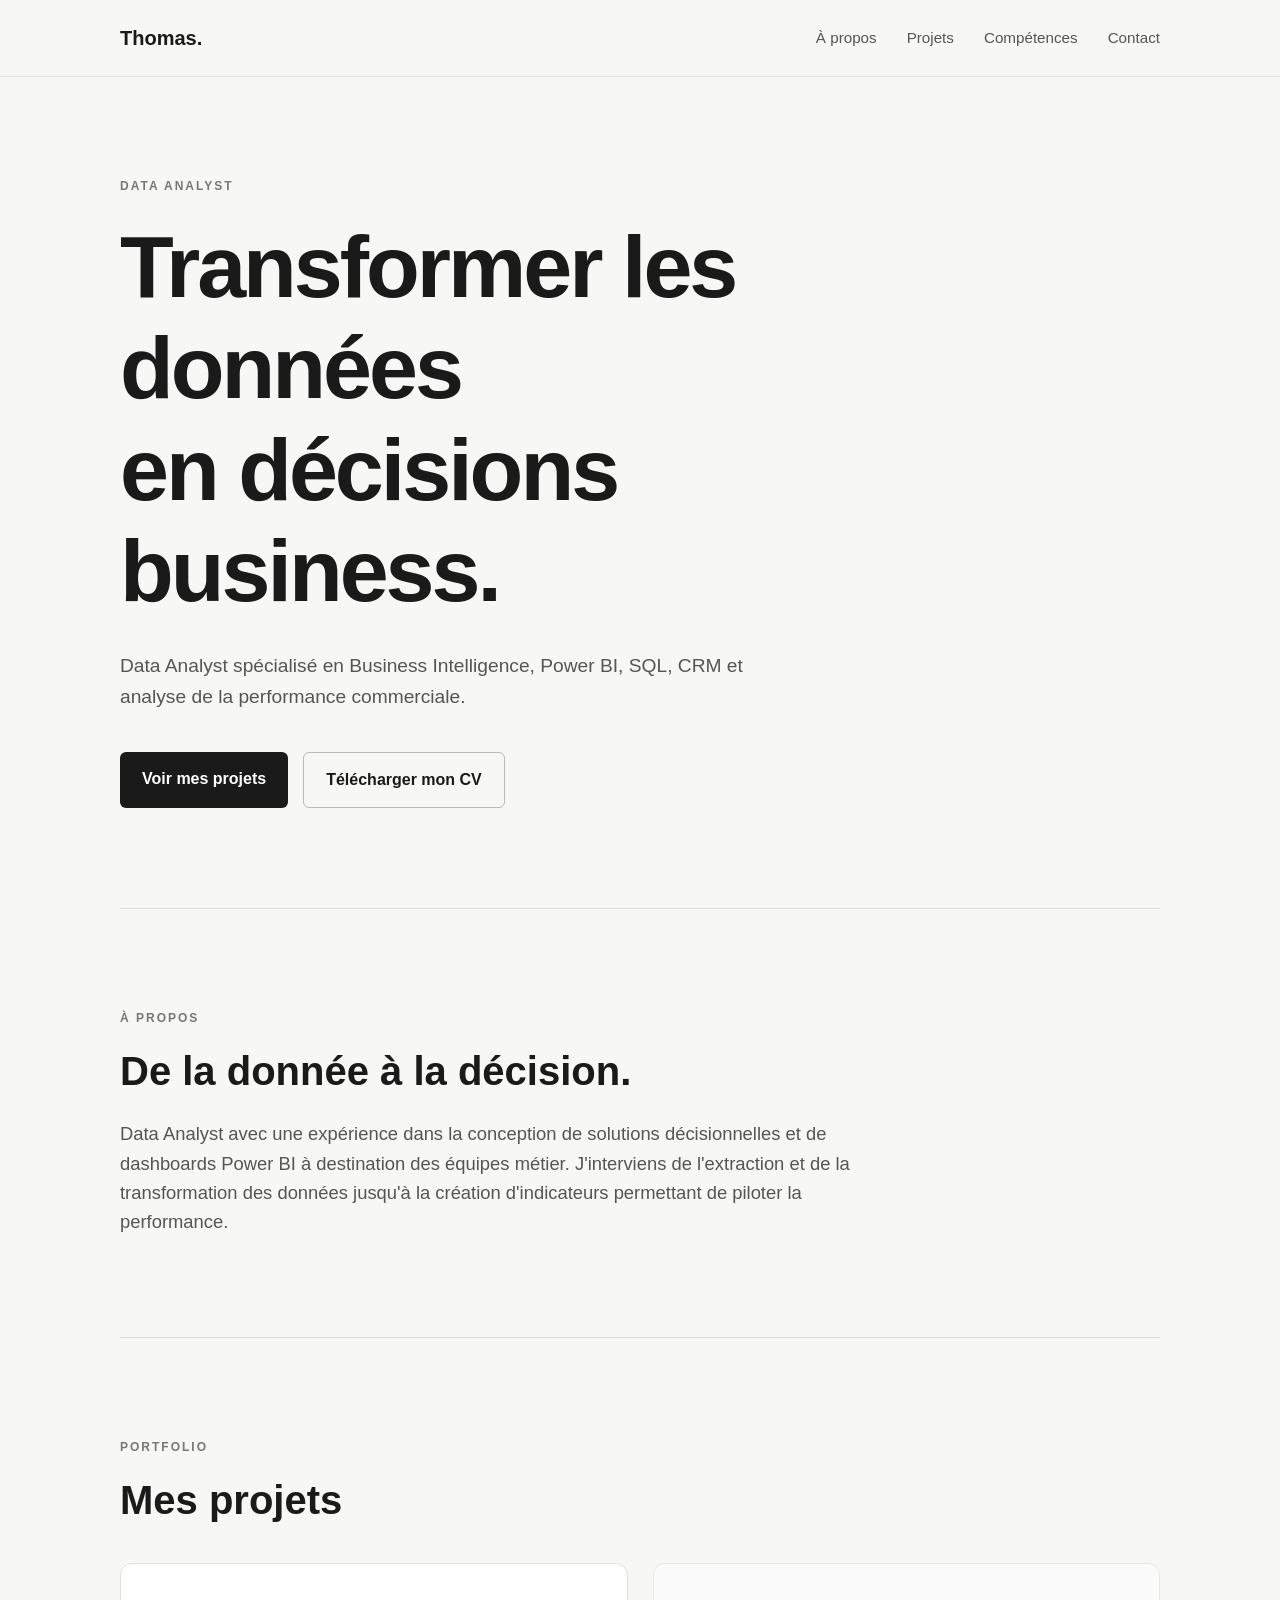
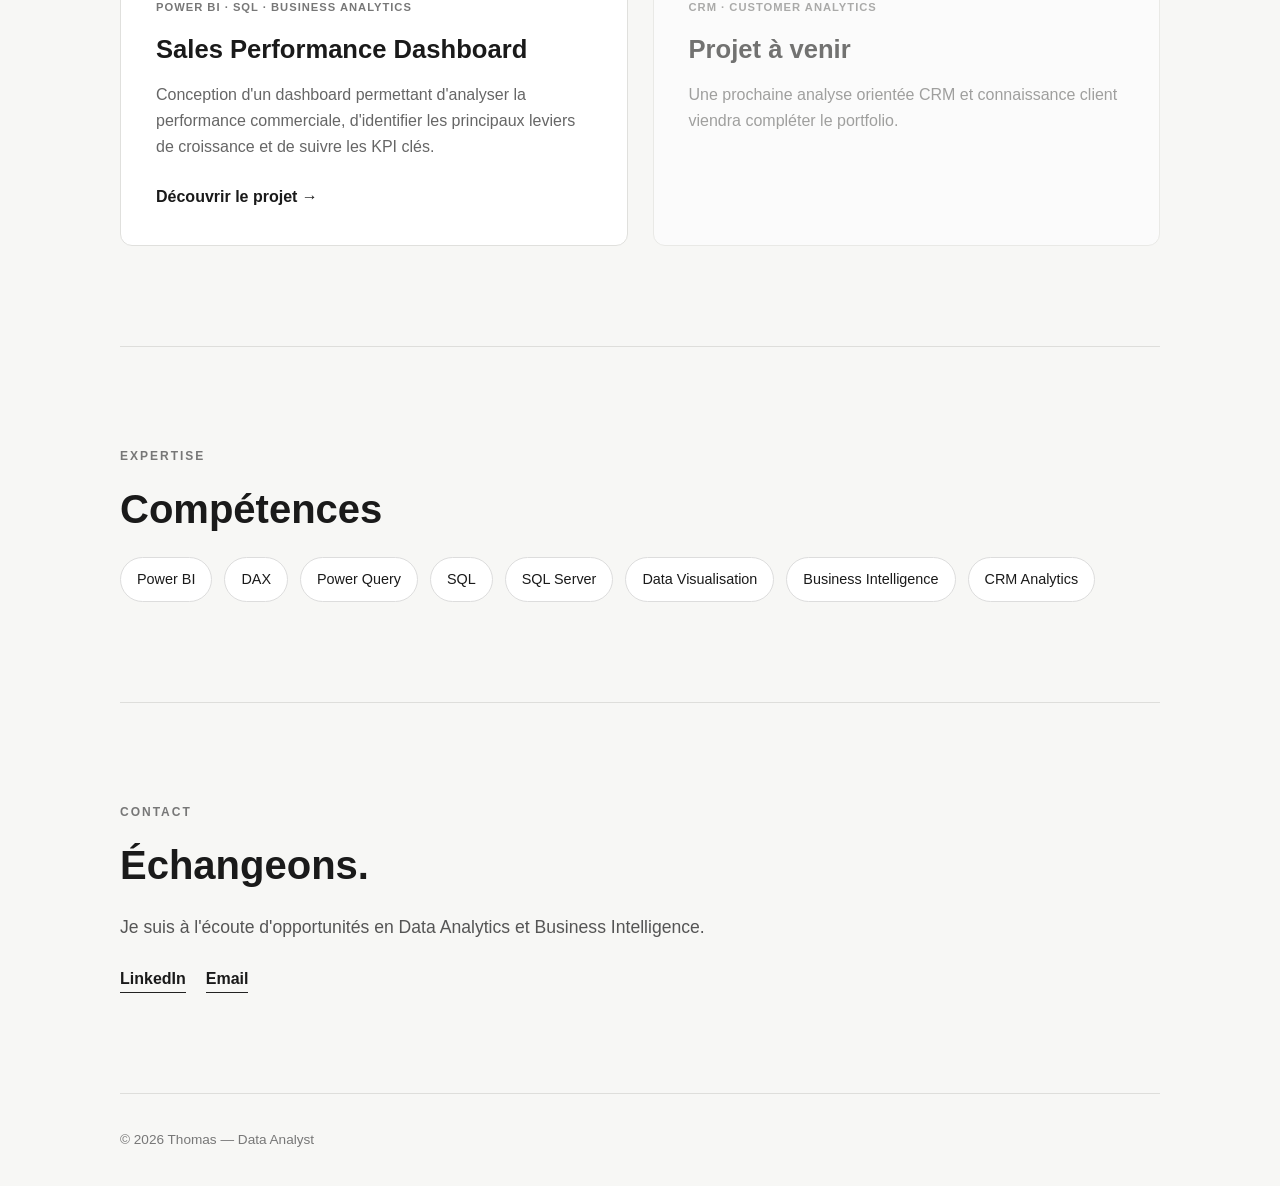
<file: Index.html>
<!DOCTYPE html>
<html lang="fr">
<head>
    <meta charset="UTF-8">
    <meta name="viewport" content="width=device-width, initial-scale=1.0">
    <title>Thomas | Data Analyst</title>
    <meta name="description" content="Portfolio de Thomas, Data Analyst spécialisé en Business Intelligence, Power BI, SQL, CRM et performance commerciale.">

    <link rel="stylesheet" href="style.css">
</head>

<body>

    <!-- Navigation -->
    <header>
        <nav>
            <a href="#accueil" class="logo">Thomas.</a>

            <div class="nav-links">
                <a href="#apropos">À propos</a>
                <a href="#projets">Projets</a>
                <a href="#competences">Compétences</a>
                <a href="#contact">Contact</a>
            </div>
        </nav>
    </header>

    <main>

        <!-- Accueil -->
        <section id="accueil" class="hero">
            <p class="eyebrow">DATA ANALYST</p>

            <h1>
                Transformer les données<br>
                en décisions business.
            </h1>

            <p class="hero-description">
                Data Analyst spécialisé en Business Intelligence,
                Power BI, SQL, CRM et analyse de la performance commerciale.
            </p>

            <div class="hero-buttons">
                <a href="#projets" class="button primary">
                    Voir mes projets
                </a>

                <a href="cv.pdf" class="button secondary" target="_blank">
                    Télécharger mon CV
                </a>
            </div>
        </section>


        <!-- À propos -->
        <section id="apropos">
            <p class="section-label">À PROPOS</p>

            <h2>De la donnée à la décision.</h2>

            <p>
                Data Analyst avec une expérience dans la conception de solutions
                décisionnelles et de dashboards Power BI à destination des équipes métier.
                J'interviens de l'extraction et de la transformation des données jusqu'à
                la création d'indicateurs permettant de piloter la performance.
            </p>
        </section>


        <!-- Projets -->
        <section id="projets">
            <p class="section-label">PORTFOLIO</p>

            <h2>Mes projets</h2>

            <div class="projects-grid">

                <article class="project-card">
                    <p class="project-type">POWER BI · SQL · BUSINESS ANALYTICS</p>

                    <h3>Sales Performance Dashboard</h3>

                    <p>
                        Conception d'un dashboard permettant d'analyser la performance
                        commerciale, d'identifier les principaux leviers de croissance
                        et de suivre les KPI clés.
                    </p>

                    <a href="#" class="project-link">
                        Découvrir le projet →
                    </a>
                </article>

                <article class="project-card upcoming">
                    <p class="project-type">CRM · CUSTOMER ANALYTICS</p>

                    <h3>Projet à venir</h3>

                    <p>
                        Une prochaine analyse orientée CRM et connaissance client
                        viendra compléter le portfolio.
                    </p>
                </article>

            </div>
        </section>


        <!-- Compétences -->
        <section id="competences">
            <p class="section-label">EXPERTISE</p>

            <h2>Compétences</h2>

            <div class="skills">
                <span>Power BI</span>
                <span>DAX</span>
                <span>Power Query</span>
                <span>SQL</span>
                <span>SQL Server</span>
                <span>Data Visualisation</span>
                <span>Business Intelligence</span>
                <span>CRM Analytics</span>
            </div>
        </section>


        <!-- Contact -->
        <section id="contact">
            <p class="section-label">CONTACT</p>

            <h2>Échangeons.</h2>

            <p>
                Je suis à l'écoute d'opportunités en Data Analytics
                et Business Intelligence.
            </p>

            <div class="contact-links">
                <a href="#">LinkedIn</a>
                <a href="mailto:votre-email@example.com">Email</a>
            </div>
        </section>

    </main>


    <footer>
        <p>© 2026 Thomas — Data Analyst</p>
    </footer>

</body>
</html>
</file>
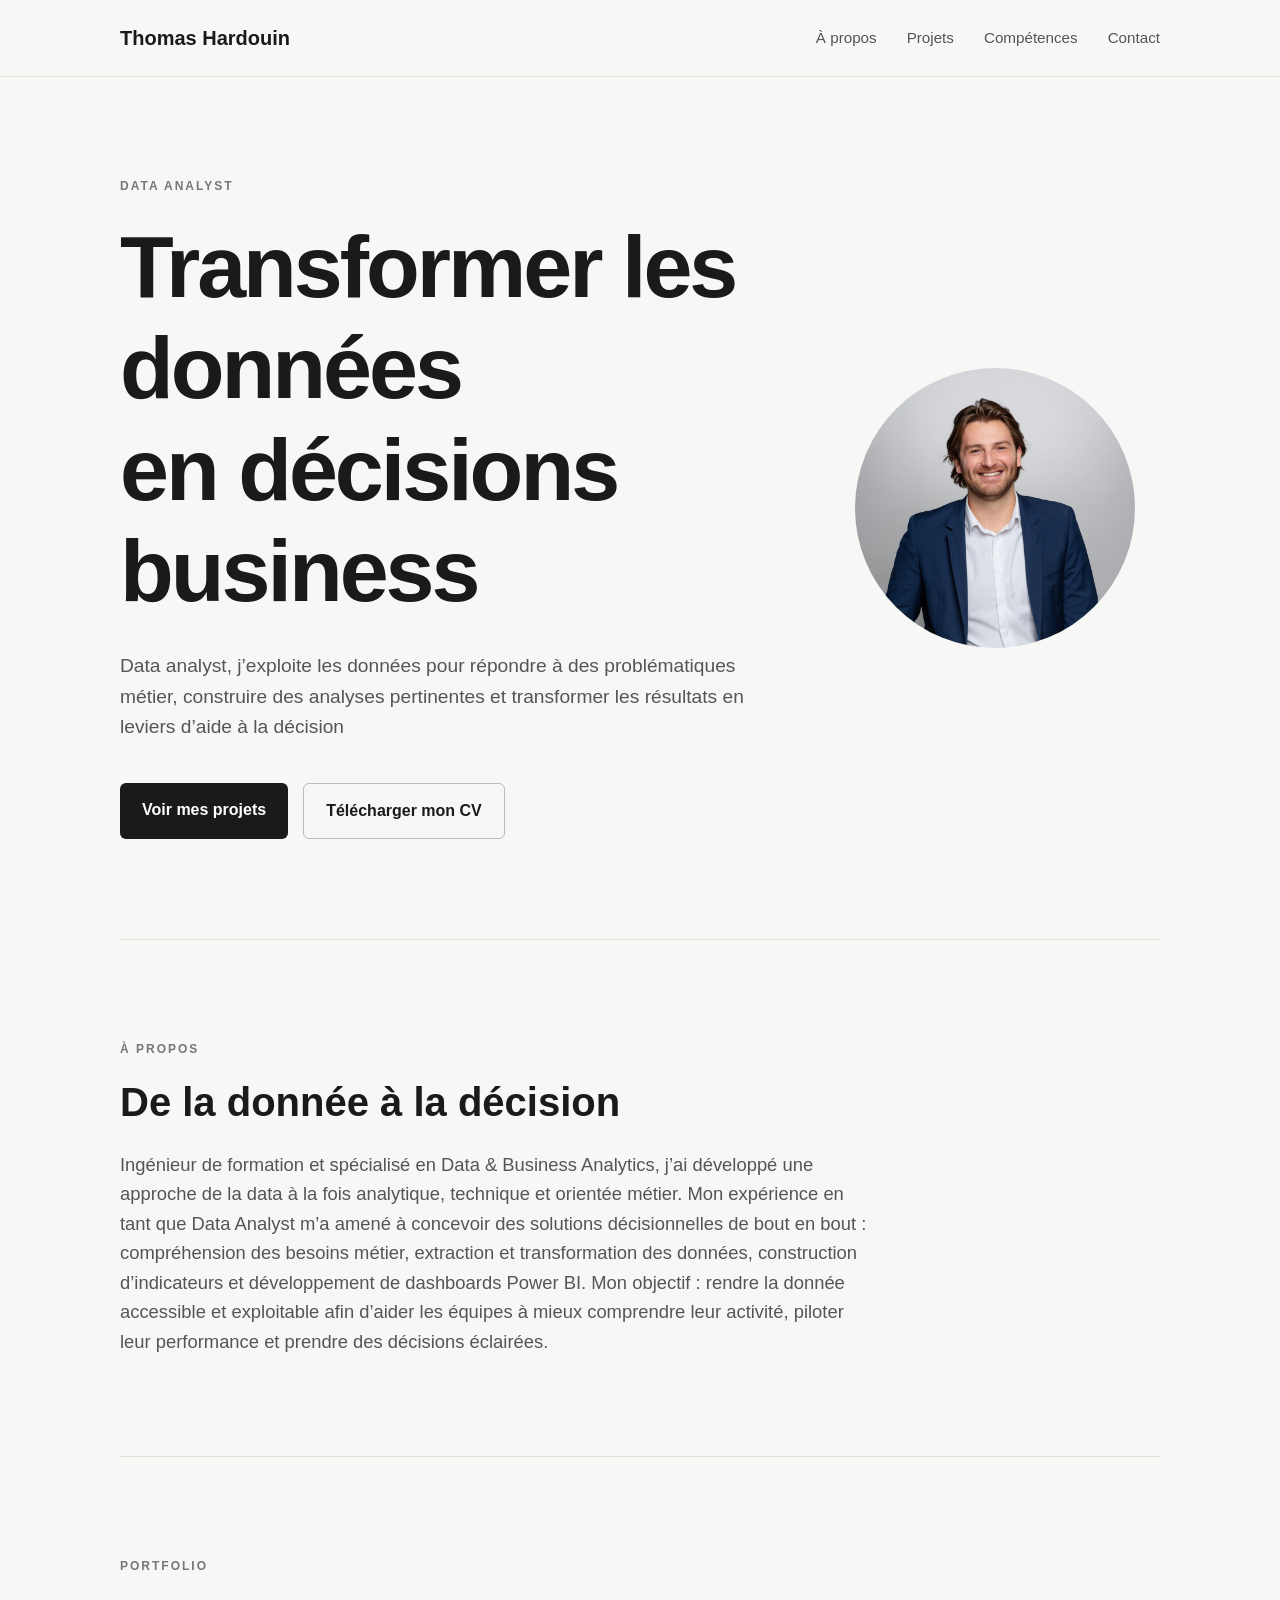
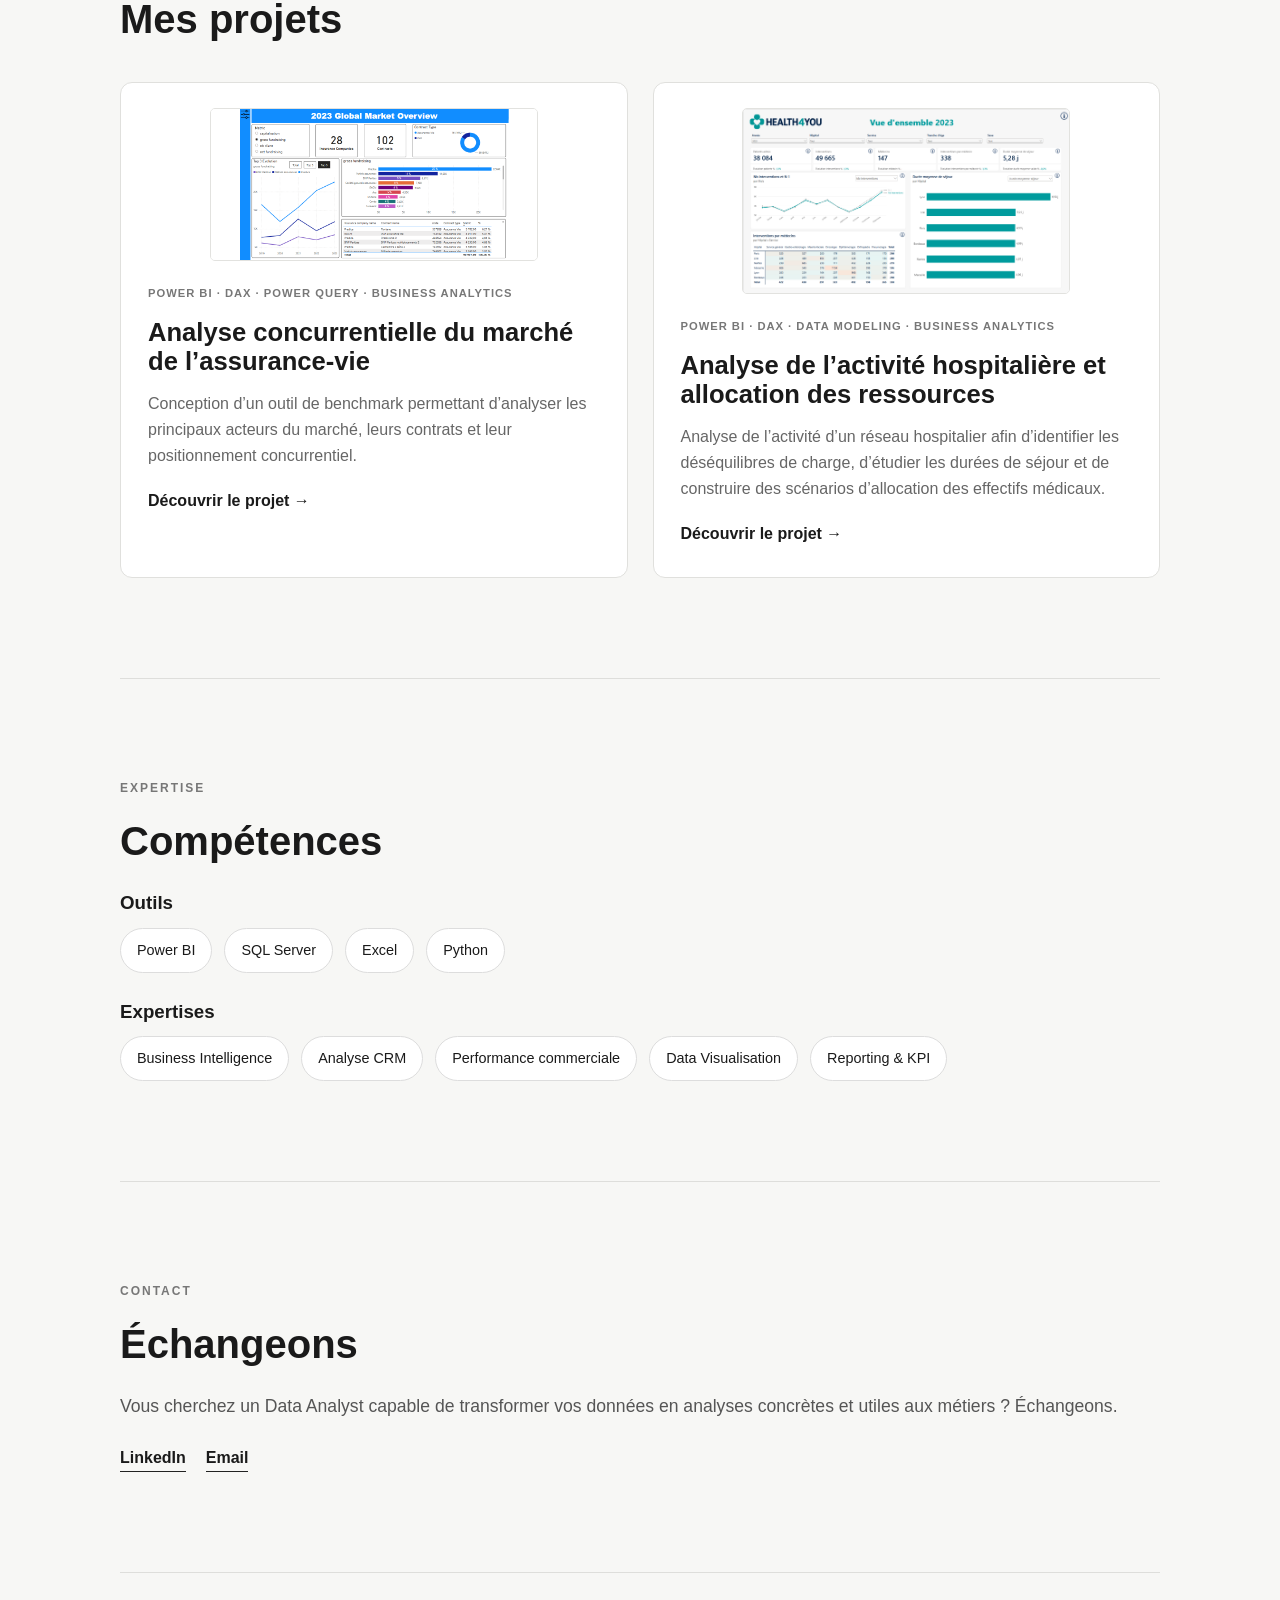
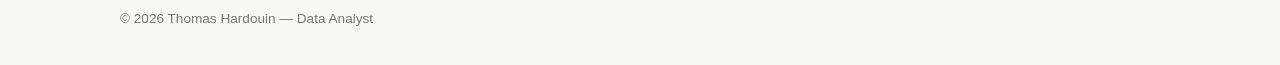
<file: index.html>
<!DOCTYPE html>
<html lang="fr">

<head>
    <meta charset="UTF-8">
    <meta name="viewport" content="width=device-width, initial-scale=1.0">

    <title>Thomas Hardouin | Data Analyst</title>

    <meta name="description"
          content="Portfolio de Thomas Hardouin, Data Analyst spécialisé en Business Intelligence, Power BI, SQL, CRM et performance commerciale.">

    <link rel="stylesheet" href="style.css">
</head>

<body>

    <!-- Navigation -->
    <header>
        <nav>
            <a href="#accueil" class="logo">Thomas Hardouin</a>

            <div class="nav-links">
                <a href="#apropos">À propos</a>
                <a href="#projets">Projets</a>
                <a href="#competences">Compétences</a>
                <a href="#contact">Contact</a>
            </div>
        </nav>
    </header>


    <main>

        <!-- Accueil -->
        <section id="accueil" class="hero">

            <p class="eyebrow">DATA ANALYST</p>

            <h1>
                Transformer les données<br>
                en décisions business
            </h1>

            <p class="hero-description">
                Data analyst, j’exploite les données pour répondre à des problématiques métier,
                construire des analyses pertinentes et transformer les résultats en leviers d’aide à la décision
            </p>

            <div class="hero-buttons">

                <a href="#projets" class="button primary">
                    Voir mes projets
                </a>

                <a href="cv.pdf" class="button secondary" download>
                    Télécharger mon CV
                </a>

            </div>

            <div class="hero-photo">
                <img
                    src="photo-thomas.jpg"
                    alt="Thomas Hardouin - Data Analyst"
                >
            </div>

        </section>


        <!-- À propos -->
        <section id="apropos">

            <p class="section-label">À PROPOS</p>

            <h2>De la donnée à la décision</h2>

            <p>
                Ingénieur de formation et spécialisé en Data & Business Analytics,
                j’ai développé une approche de la data à la fois analytique,
                technique et orientée métier.
                Mon expérience en tant que Data Analyst m’a amené à concevoir
                des solutions décisionnelles de bout en bout : compréhension
                des besoins métier, extraction et transformation des données,
                construction d’indicateurs et développement de dashboards Power BI.
                Mon objectif : rendre la donnée accessible et exploitable afin
                d’aider les équipes à mieux comprendre leur activité,
                piloter leur performance et prendre des décisions éclairées.
            </p>

        </section>


        <!-- Projets -->
        <section id="projets">

            <p class="section-label">PORTFOLIO</p>

            <h2>Mes projets</h2>

            <div class="projects-grid">


                <!-- Projet Assurance Vie -->
                <article class="project-card project-card-featured">

                    <a href="assurance-vie.html" class="project-card-link">

                        <!-- Aperçu du dashboard -->
                        <div class="project-preview">

                            <img
                                src="global-market-overview.png"
                                alt="Aperçu du dashboard Power BI d'analyse du marché de l'assurance-vie"
                            >

                        </div>


                        <!-- Contenu -->
                        <div class="project-card-content">

                            <p class="project-type">
                                POWER BI · DAX · POWER QUERY · BUSINESS ANALYTICS
                            </p>

                            <h3>
                                Analyse concurrentielle du marché de l’assurance-vie
                            </h3>

                            <p>
                                Conception d’un outil de benchmark permettant
                                d’analyser les principaux acteurs du marché,
                                leurs contrats et leur positionnement concurrentiel.
                            </p>

                            <span class="project-link">
                                Découvrir le projet →
                            </span>

                        </div>

                    </a>

                </article>


                <!-- Projet Health4you -->
                <article class="project-card project-card-featured">
                
                    <a href="health4you.html" class="project-card-link">
                
                        <!-- Aperçu du projet -->
                        <div class="project-preview">
                
                            <img
                                src="health4you-overview.png"
                                alt="Aperçu du dashboard Power BI Health4you"
                            >
                
                        </div>
                
                        <!-- Contenu -->
                        <div class="project-card-content">
                
                            <p class="project-type">
                                POWER BI · DAX · DATA MODELING · BUSINESS ANALYTICS
                            </p>
                
                            <h3>
                                Analyse de l’activité hospitalière et allocation des ressources
                            </h3>
                
                            <p>
                                Analyse de l’activité d’un réseau hospitalier afin
                                d’identifier les déséquilibres de charge, d’étudier
                                les durées de séjour et de construire des scénarios
                                d’allocation des effectifs médicaux.
                            </p>
                
                            <span class="project-link">
                                Découvrir le projet →
                            </span>
                
                        </div>
                
                    </a>
                
                </article>


            </div>

        </section>


        <!-- Compétences -->
        <section id="competences">

            <p class="section-label">EXPERTISE</p>

            <h2>Compétences</h2>


            <h3>Outils</h3>

            <div class="skills">
                <span>Power BI</span>
                <span>SQL Server</span>
                <span>Excel</span>
                <span>Python</span>
            </div>


            <h3>Expertises</h3>

            <div class="skills">
                <span>Business Intelligence</span>
                <span>Analyse CRM</span>
                <span>Performance commerciale</span>
                <span>Data Visualisation</span>
                <span>Reporting & KPI</span>
            </div>

        </section>


        <!-- Contact -->
        <section id="contact">

            <p class="section-label">CONTACT</p>

            <h2>Échangeons</h2>

            <p>
                Vous cherchez un Data Analyst capable de transformer vos données
                en analyses concrètes et utiles aux métiers ? Échangeons.
            </p>


            <div class="contact-links">

                <a
                    href="https://www.linkedin.com/in/thardouin/"
                    target="_blank"
                    rel="noopener noreferrer"
                >
                    LinkedIn
                </a>

                <a href="mailto:thomas.hardouin@outlook.com">
                    Email
                </a>

            </div>

        </section>

    </main>


    <footer>
        <p>© 2026 Thomas Hardouin — Data Analyst</p>
    </footer>

</body>

</html>
</file>
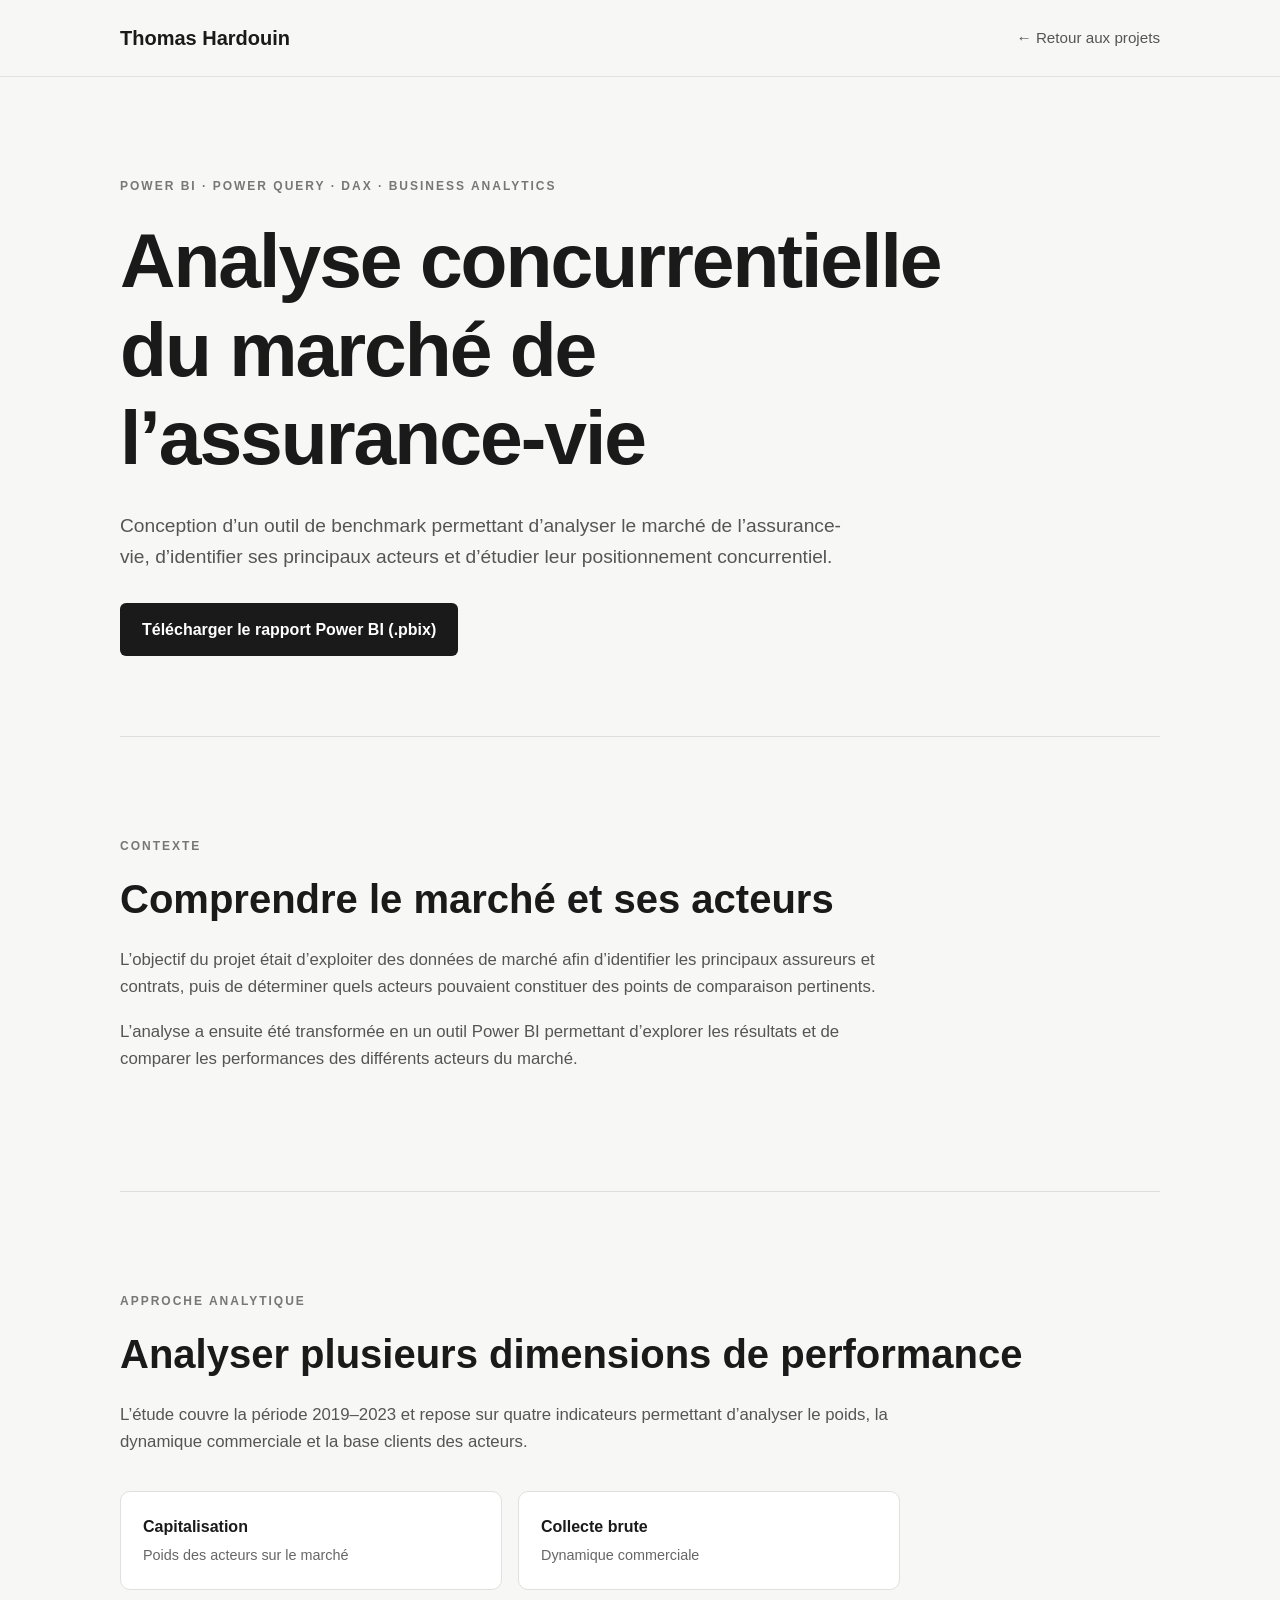
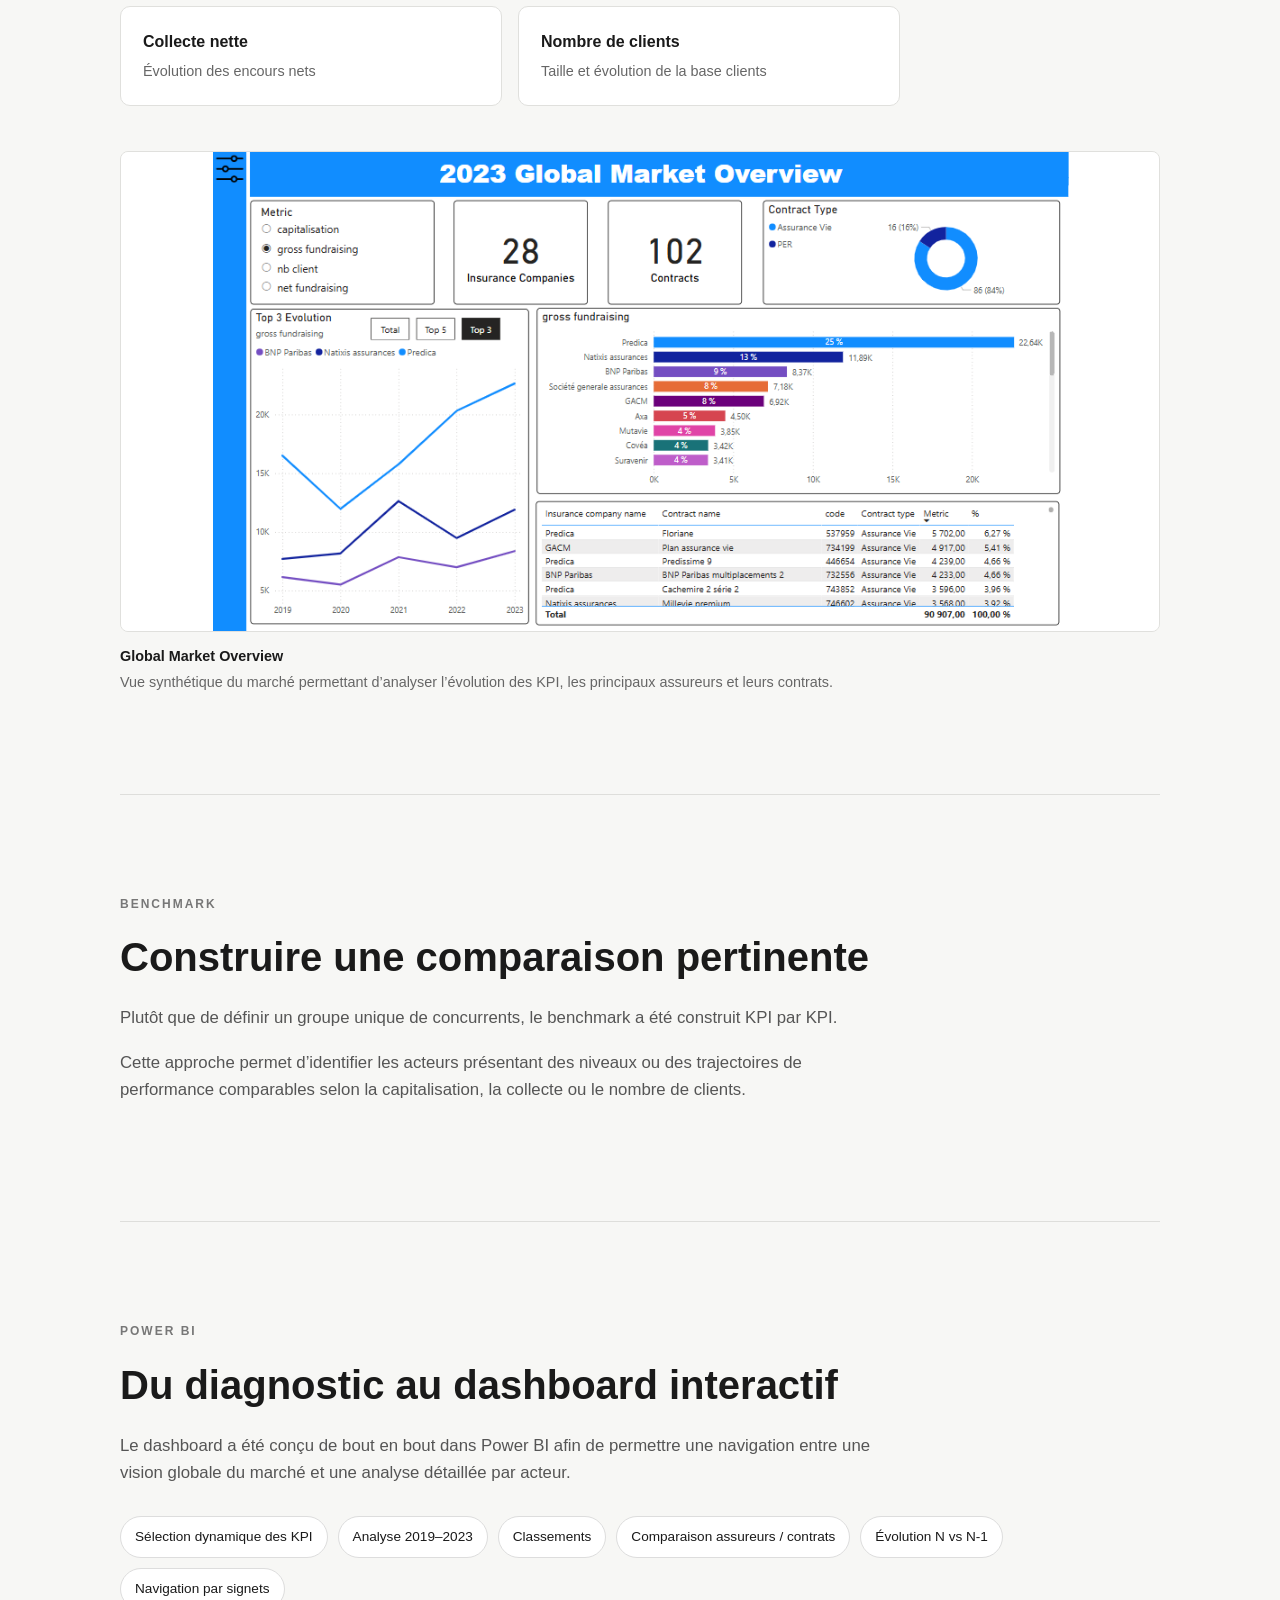
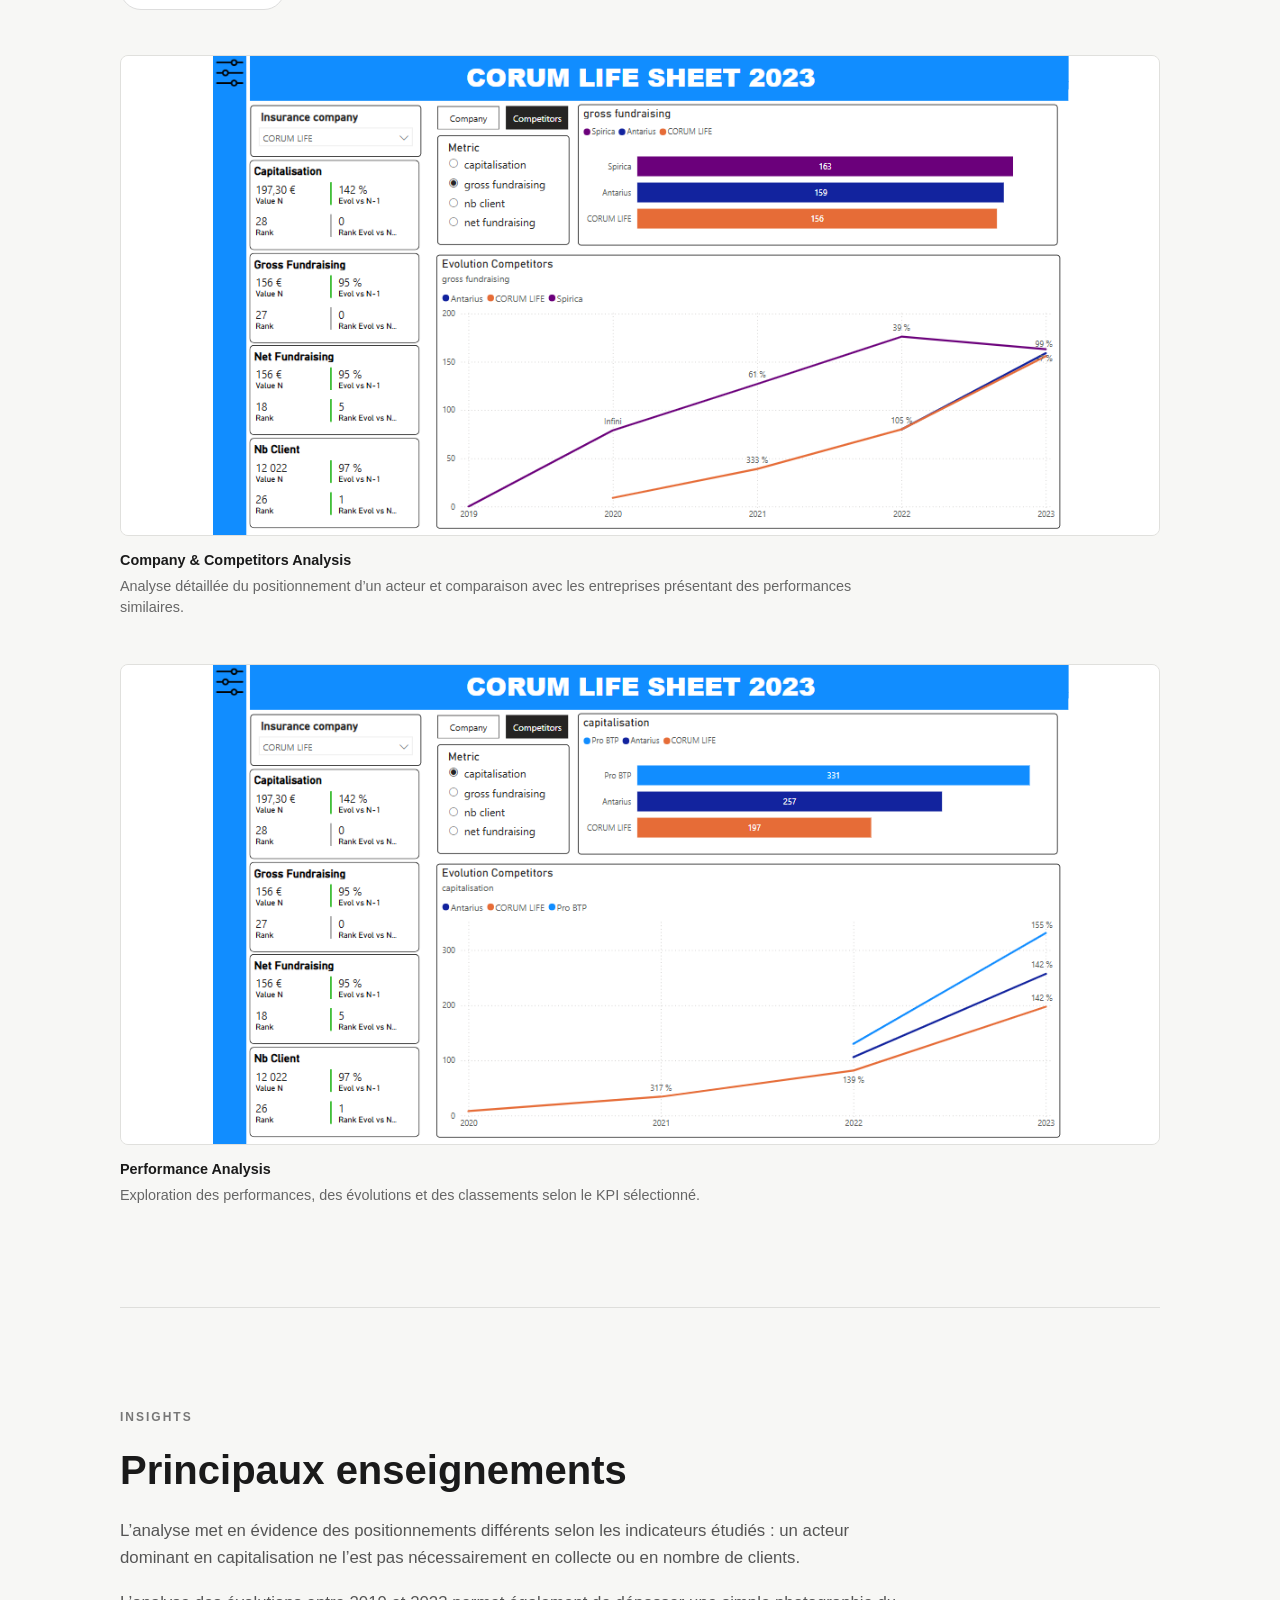
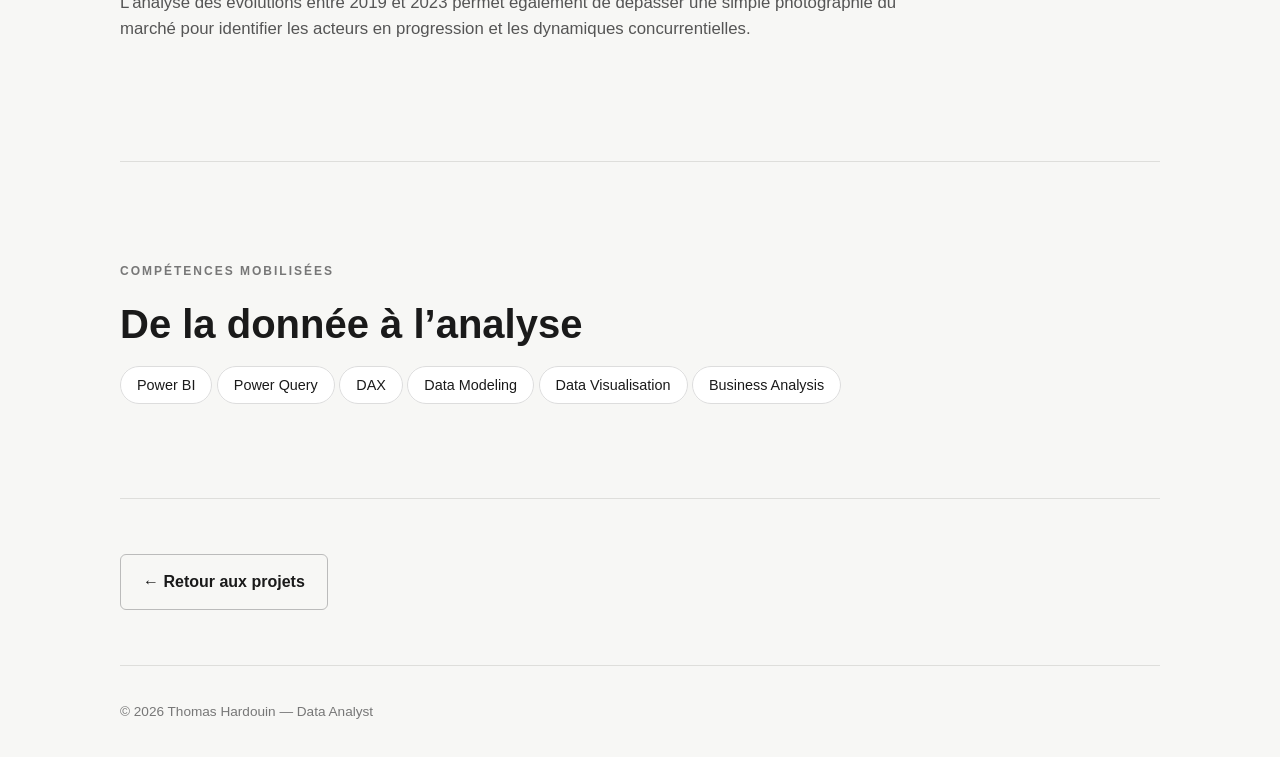
<file: assurance-vie.html>
<!DOCTYPE html>
<html lang="fr">

<head>
    <meta charset="UTF-8">
    <meta name="viewport" content="width=device-width, initial-scale=1.0">

    <title>Analyse concurrentielle Assurance Vie | Thomas Hardouin</title>

    <meta name="description"
          content="Projet Power BI d'analyse concurrentielle du marché de l'assurance-vie réalisé par Thomas Hardouin.">

    <link rel="stylesheet" href="style.css">
</head>

<body>

    <!-- Navigation -->
    <header>
        <nav>
            <a href="index.html" class="logo">Thomas Hardouin</a>

            <div class="nav-links">
                <a href="index.html#projets">← Retour aux projets</a>
            </div>
        </nav>
    </header>


    <main class="project-page">

        <!-- Présentation -->
        <section class="project-hero">

            <p class="section-label">
                POWER BI · POWER QUERY · DAX · BUSINESS ANALYTICS
            </p>

            <h1>
                Analyse concurrentielle du marché de l’assurance-vie
            </h1>

            <p class="project-intro">
                Conception d’un outil de benchmark permettant d’analyser
                le marché de l’assurance-vie, d’identifier ses principaux
                acteurs et d’étudier leur positionnement concurrentiel.
            </p>

            <!-- Téléchargement Power BI -->
            <div class="project-download">
                <a href="Benchmark_Marche_AssuranceVie.pbix"
                   class="button primary"
                   download>
                    Télécharger le rapport Power BI (.pbix)
                </a>
            </div>

        </section>


        <!-- Contexte -->
        <section class="project-section">

            <p class="section-label">CONTEXTE</p>

            <h2>Comprendre le marché et ses acteurs</h2>

            <p>
                L’objectif du projet était d’exploiter des données de marché
                afin d’identifier les principaux assureurs et contrats,
                puis de déterminer quels acteurs pouvaient constituer
                des points de comparaison pertinents.
            </p>

            <p>
                L’analyse a ensuite été transformée en un outil Power BI
                permettant d’explorer les résultats et de comparer
                les performances des différents acteurs du marché.
            </p>

        </section>


        <!-- Approche -->
        <section class="project-section">

            <p class="section-label">APPROCHE ANALYTIQUE</p>

            <h2>Analyser plusieurs dimensions de performance</h2>

            <p>
                L’étude couvre la période 2019–2023 et repose sur quatre
                indicateurs permettant d’analyser le poids, la dynamique
                commerciale et la base clients des acteurs.
            </p>

            <div class="project-kpis">

                <div>
                    <strong>Capitalisation</strong>
                    <span>Poids des acteurs sur le marché</span>
                </div>

                <div>
                    <strong>Collecte brute</strong>
                    <span>Dynamique commerciale</span>
                </div>

                <div>
                    <strong>Collecte nette</strong>
                    <span>Évolution des encours nets</span>
                </div>

                <div>
                    <strong>Nombre de clients</strong>
                    <span>Taille et évolution de la base clients</span>
                </div>

            </div>


            <!-- Capture Global Market Overview -->
            <figure class="dashboard-showcase">

                <a href="global-market-overview.png"
                   target="_blank"
                   rel="noopener noreferrer"
                   class="dashboard-image-link">

                    <img
                        src="global-market-overview.png"
                        alt="Dashboard Power BI - Global Market Overview"
                        class="dashboard-image"
                    >

                </a>

                <figcaption>
                    <strong>Global Market Overview</strong>
                    Vue synthétique du marché permettant d’analyser
                    l’évolution des KPI, les principaux assureurs
                    et leurs contrats.
                </figcaption>

            </figure>

        </section>


        <!-- Benchmark -->
        <section class="project-section">

            <p class="section-label">BENCHMARK</p>

            <h2>Construire une comparaison pertinente</h2>

            <p>
                Plutôt que de définir un groupe unique de concurrents,
                le benchmark a été construit KPI par KPI.
            </p>

            <p>
                Cette approche permet d’identifier les acteurs présentant
                des niveaux ou des trajectoires de performance comparables
                selon la capitalisation, la collecte ou le nombre de clients.
            </p>

        </section>


        <!-- Dashboard -->
        <section class="project-section">

            <p class="section-label">POWER BI</p>

            <h2>Du diagnostic au dashboard interactif</h2>

            <p>
                Le dashboard a été conçu de bout en bout dans Power BI
                afin de permettre une navigation entre une vision globale
                du marché et une analyse détaillée par acteur.
            </p>

            <div class="dashboard-features">
                <span>Sélection dynamique des KPI</span>
                <span>Analyse 2019–2023</span>
                <span>Classements</span>
                <span>Comparaison assureurs / contrats</span>
                <span>Évolution N vs N-1</span>
                <span>Navigation par signets</span>
            </div>


            <!-- Capture Benchmark -->
            <figure class="dashboard-showcase">

                <a href="corum-life-benchmark.png"
                   target="_blank"
                   rel="noopener noreferrer"
                   class="dashboard-image-link">

                    <img
                        src="corum-life-benchmark.png"
                        alt="Dashboard Power BI - Benchmark concurrentiel"
                        class="dashboard-image"
                    >

                </a>

                <figcaption>
                    <strong>Company & Competitors Analysis</strong>
                    Analyse détaillée du positionnement d’un acteur
                    et comparaison avec les entreprises présentant
                    des performances similaires.
                </figcaption>

            </figure>


            <!-- Capture Performance -->
            <figure class="dashboard-showcase">

                <a href="corum-life-performance.png"
                   target="_blank"
                   rel="noopener noreferrer"
                   class="dashboard-image-link">

                    <img
                        src="corum-life-performance.png"
                        alt="Dashboard Power BI - Analyse des performances"
                        class="dashboard-image"
                    >

                </a>

                <figcaption>
                    <strong>Performance Analysis</strong>
                    Exploration des performances, des évolutions
                    et des classements selon le KPI sélectionné.
                </figcaption>

            </figure>

        </section>


        <!-- Enseignements -->
        <section class="project-section">

            <p class="section-label">INSIGHTS</p>

            <h2>Principaux enseignements</h2>

            <p>
                L’analyse met en évidence des positionnements différents
                selon les indicateurs étudiés : un acteur dominant en
                capitalisation ne l’est pas nécessairement en collecte
                ou en nombre de clients.
            </p>

            <p>
                L’analyse des évolutions entre 2019 et 2023 permet également
                de dépasser une simple photographie du marché pour identifier
                les acteurs en progression et les dynamiques concurrentielles.
            </p>

        </section>


        <!-- Compétences -->
        <section class="project-section">

            <p class="section-label">COMPÉTENCES MOBILISÉES</p>

            <h2>De la donnée à l’analyse</h2>

            <div class="skills">
                <span>Power BI</span>
                <span>Power Query</span>
                <span>DAX</span>
                <span>Data Modeling</span>
                <span>Data Visualisation</span>
                <span>Business Analysis</span>
            </div>

        </section>


        <!-- Retour -->
        <section class="project-back">

            <a href="index.html#projets" class="button secondary">
                ← Retour aux projets
            </a>

        </section>

    </main>


    <footer>
        <p>© 2026 Thomas Hardouin — Data Analyst</p>
    </footer>

</body>

</html>
</file>
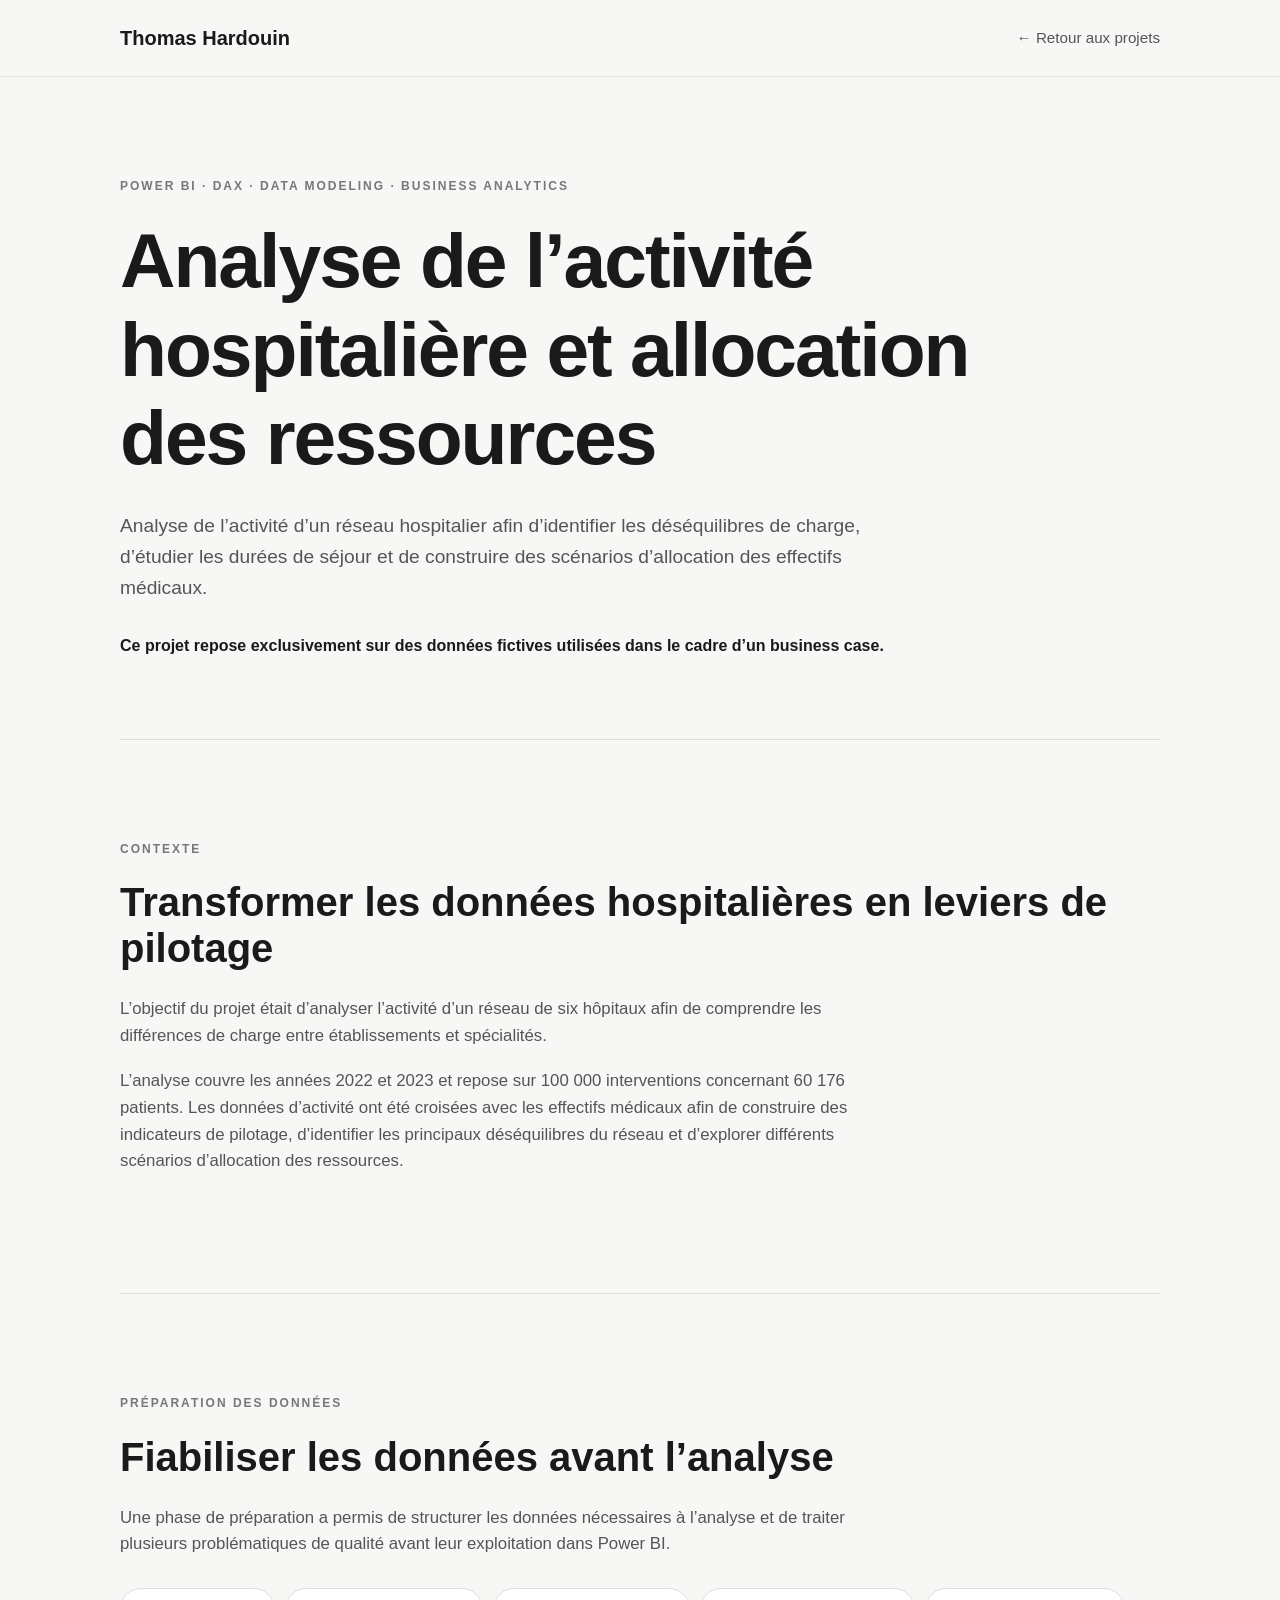
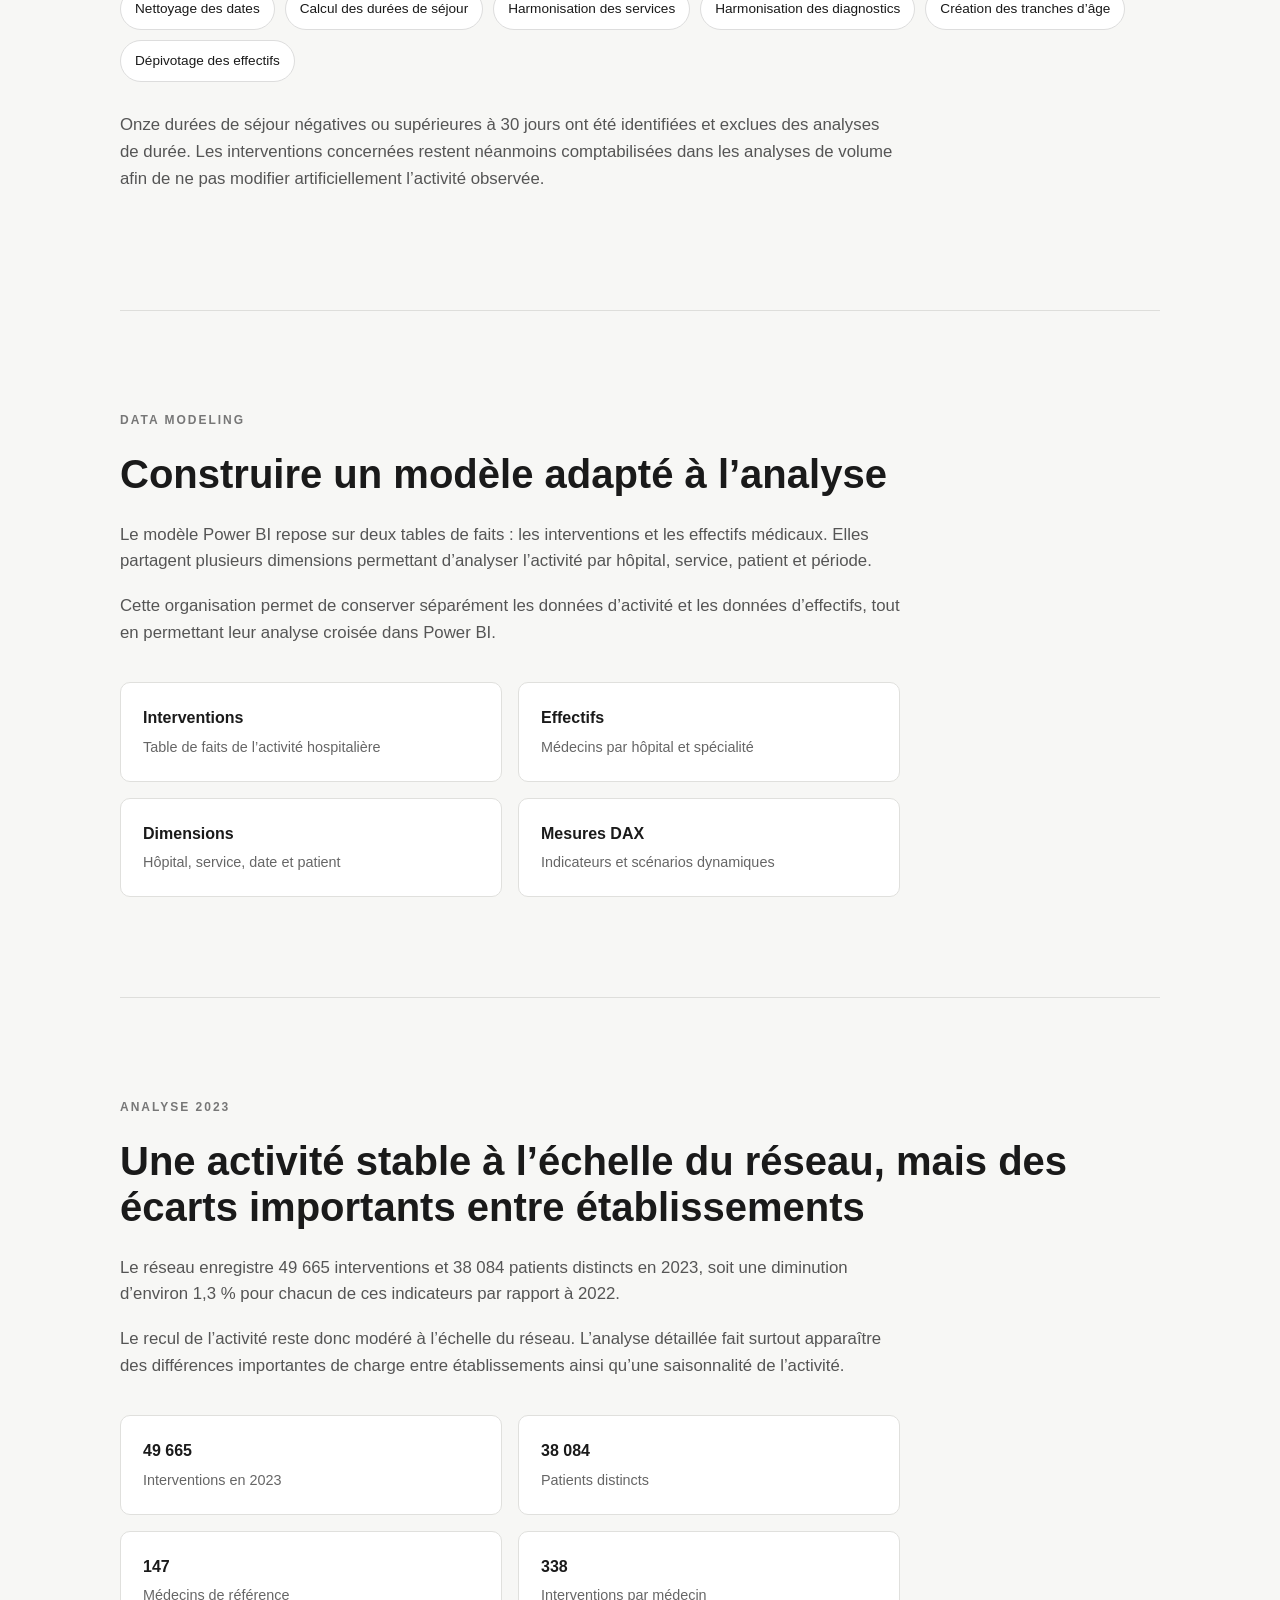
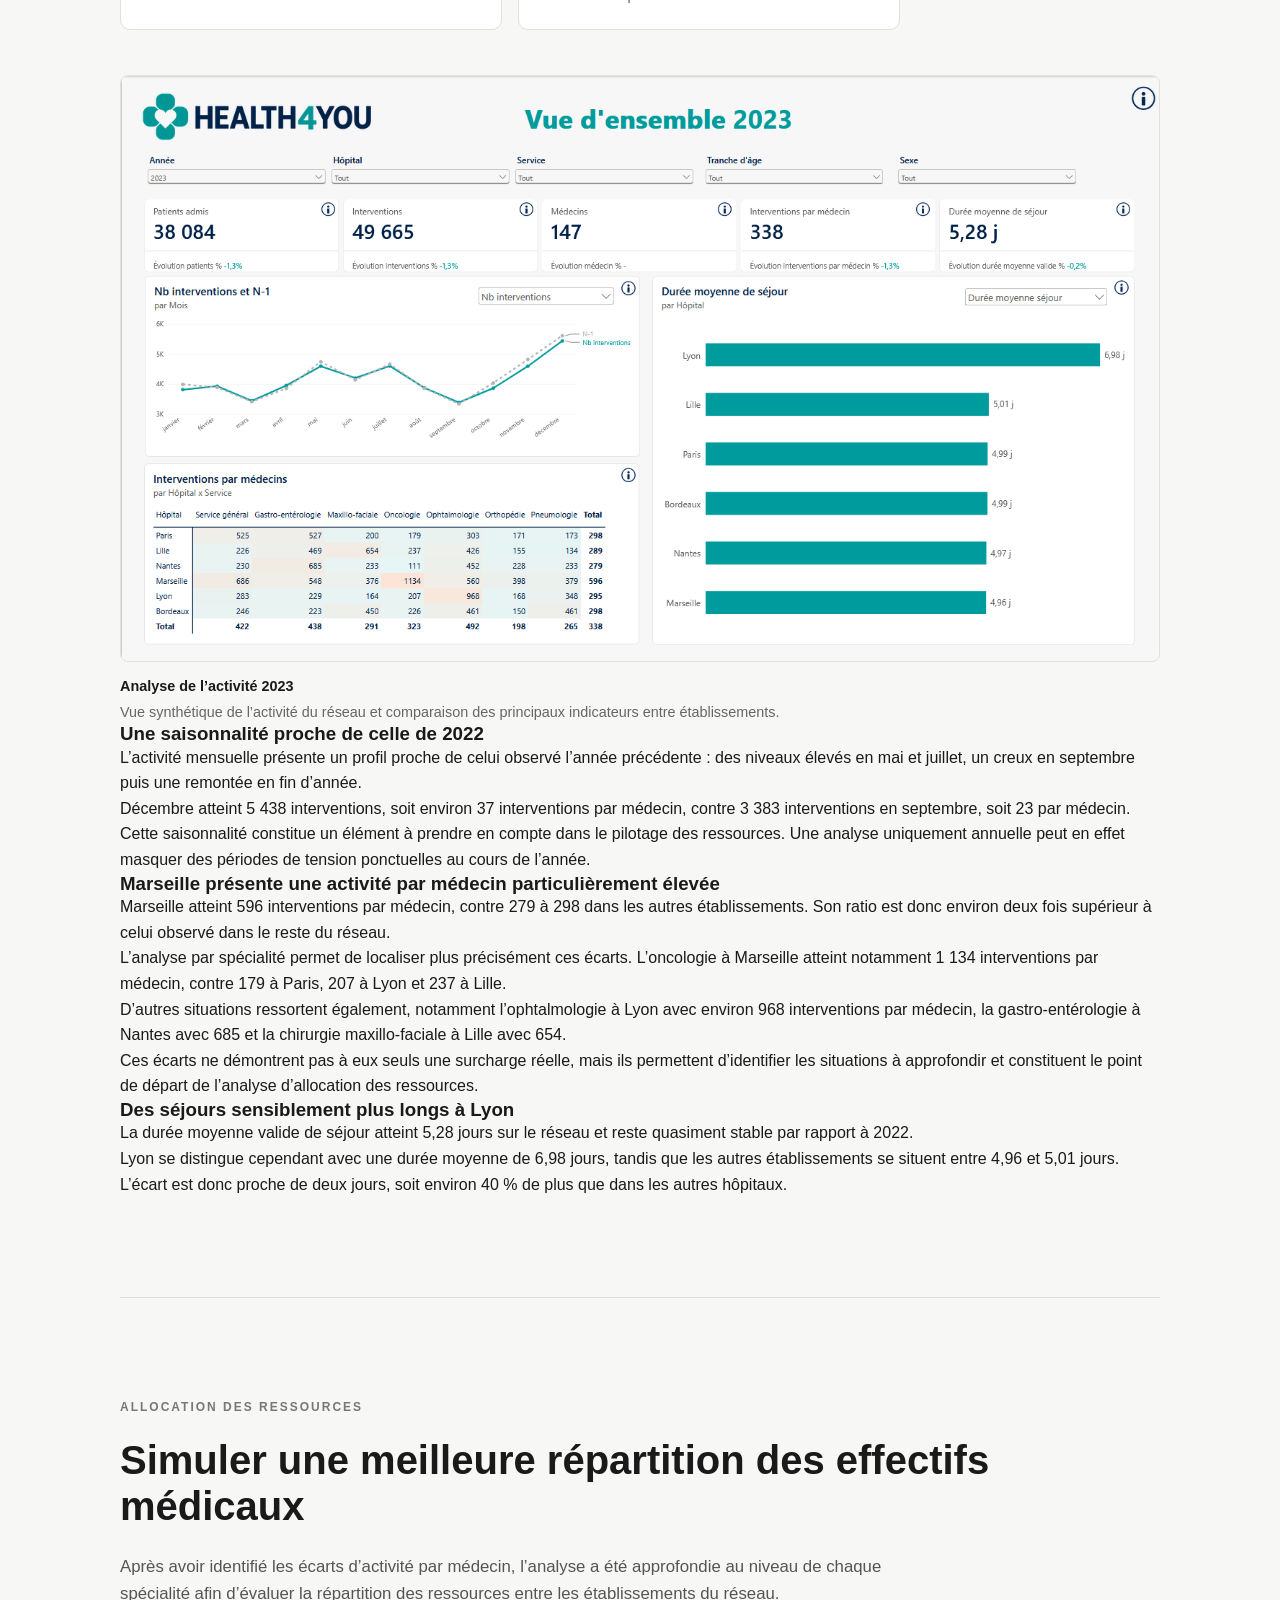
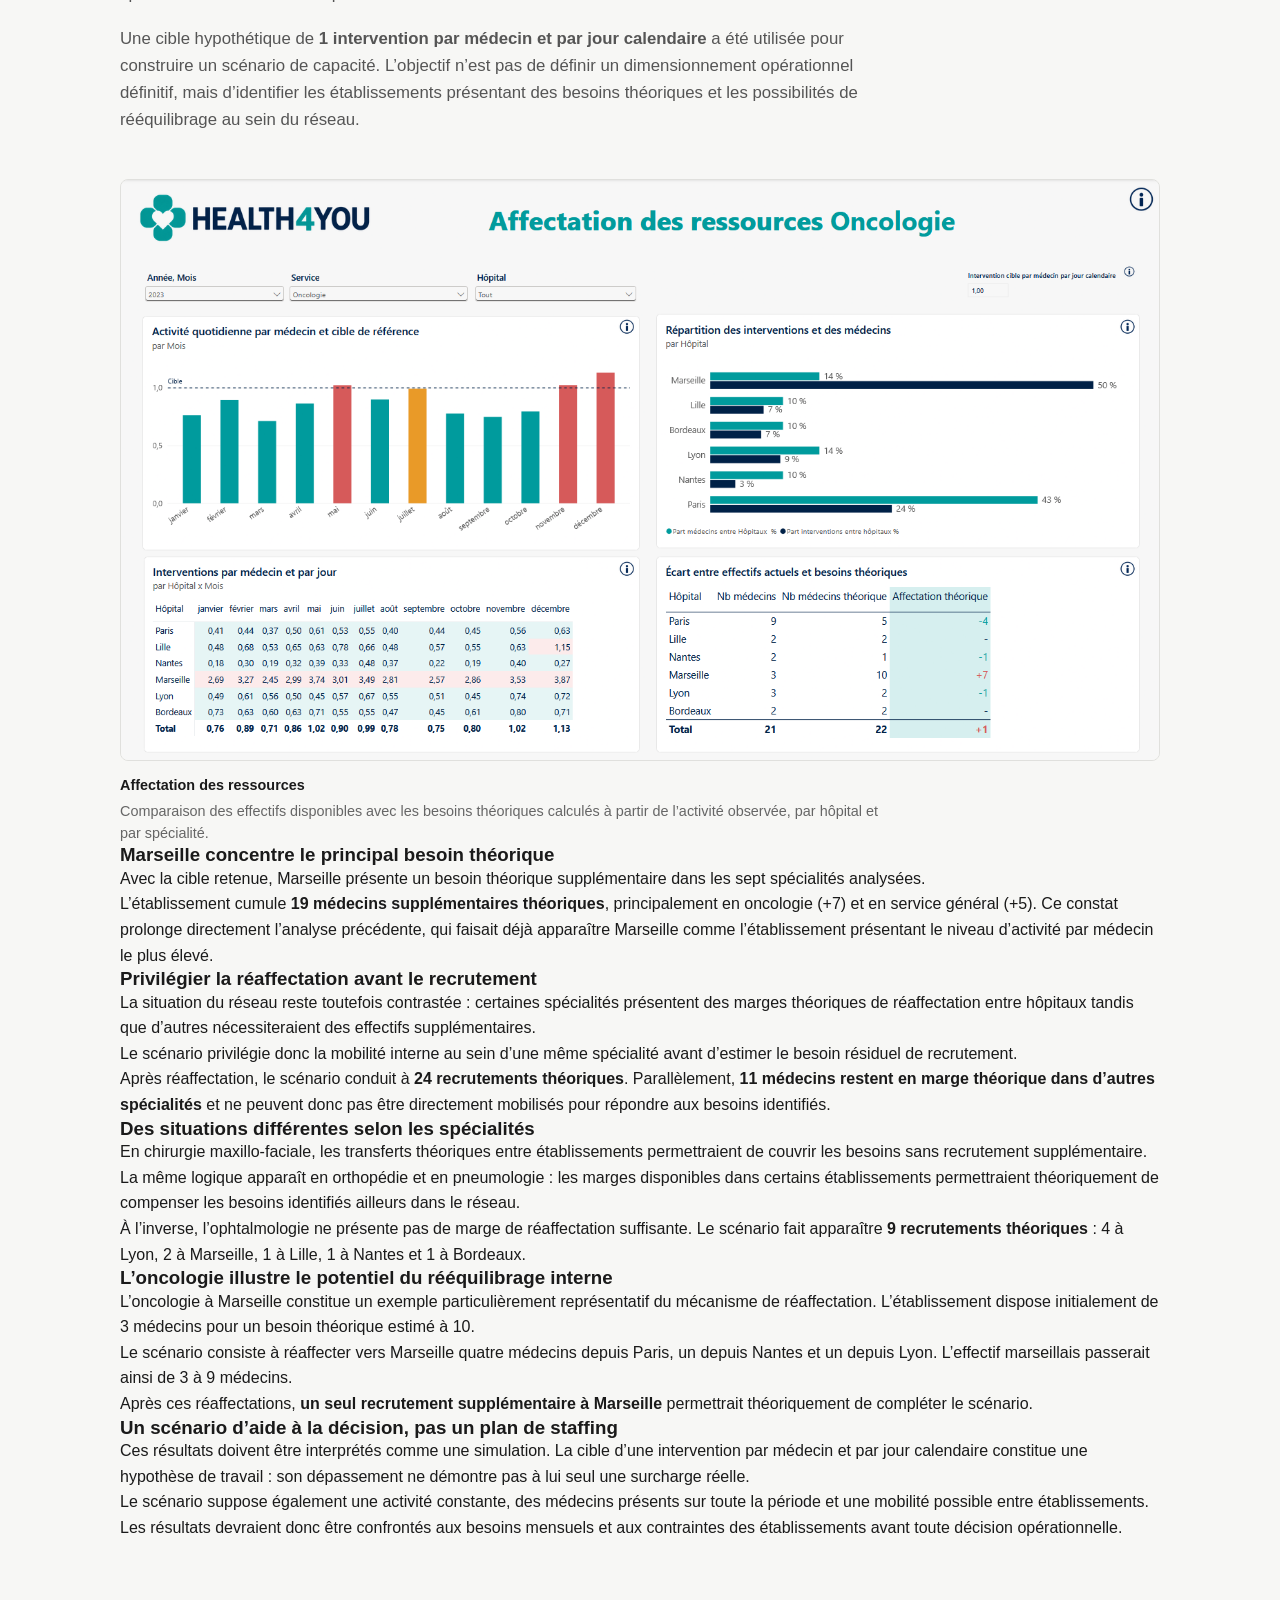
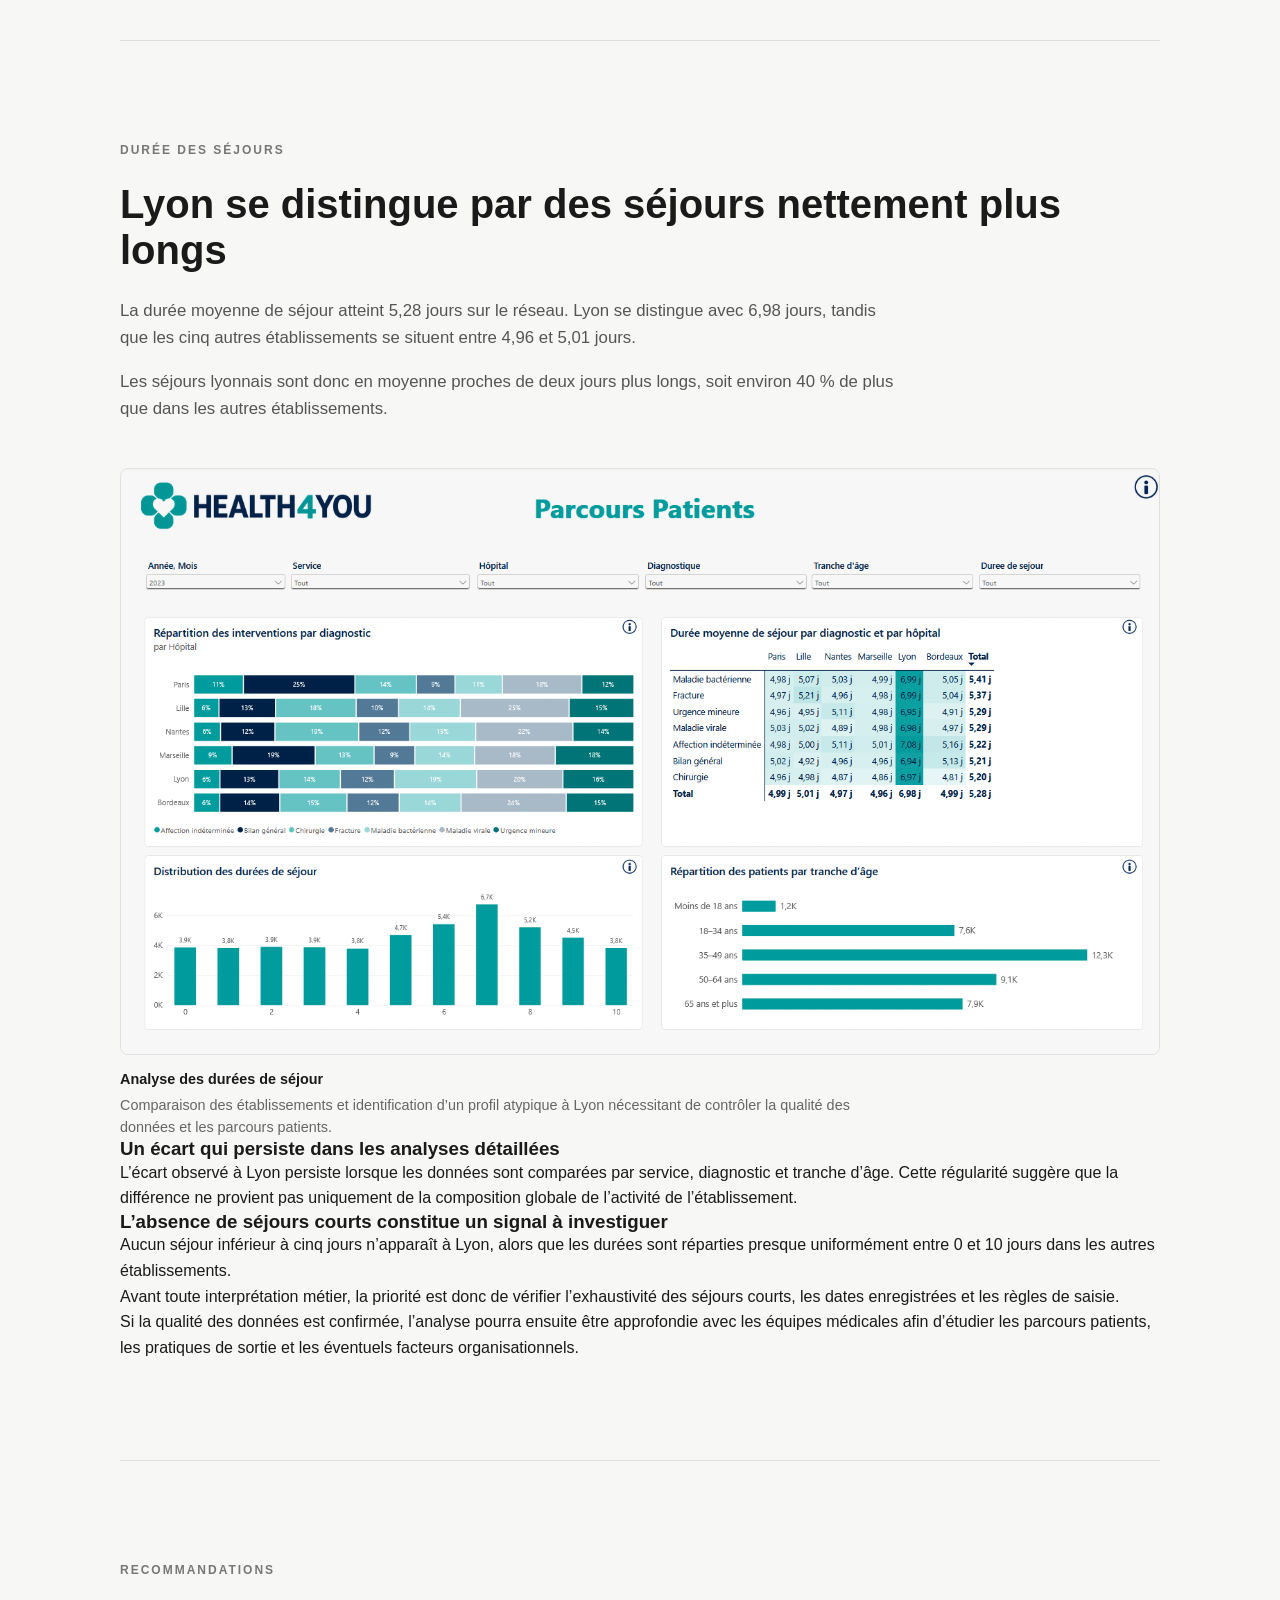
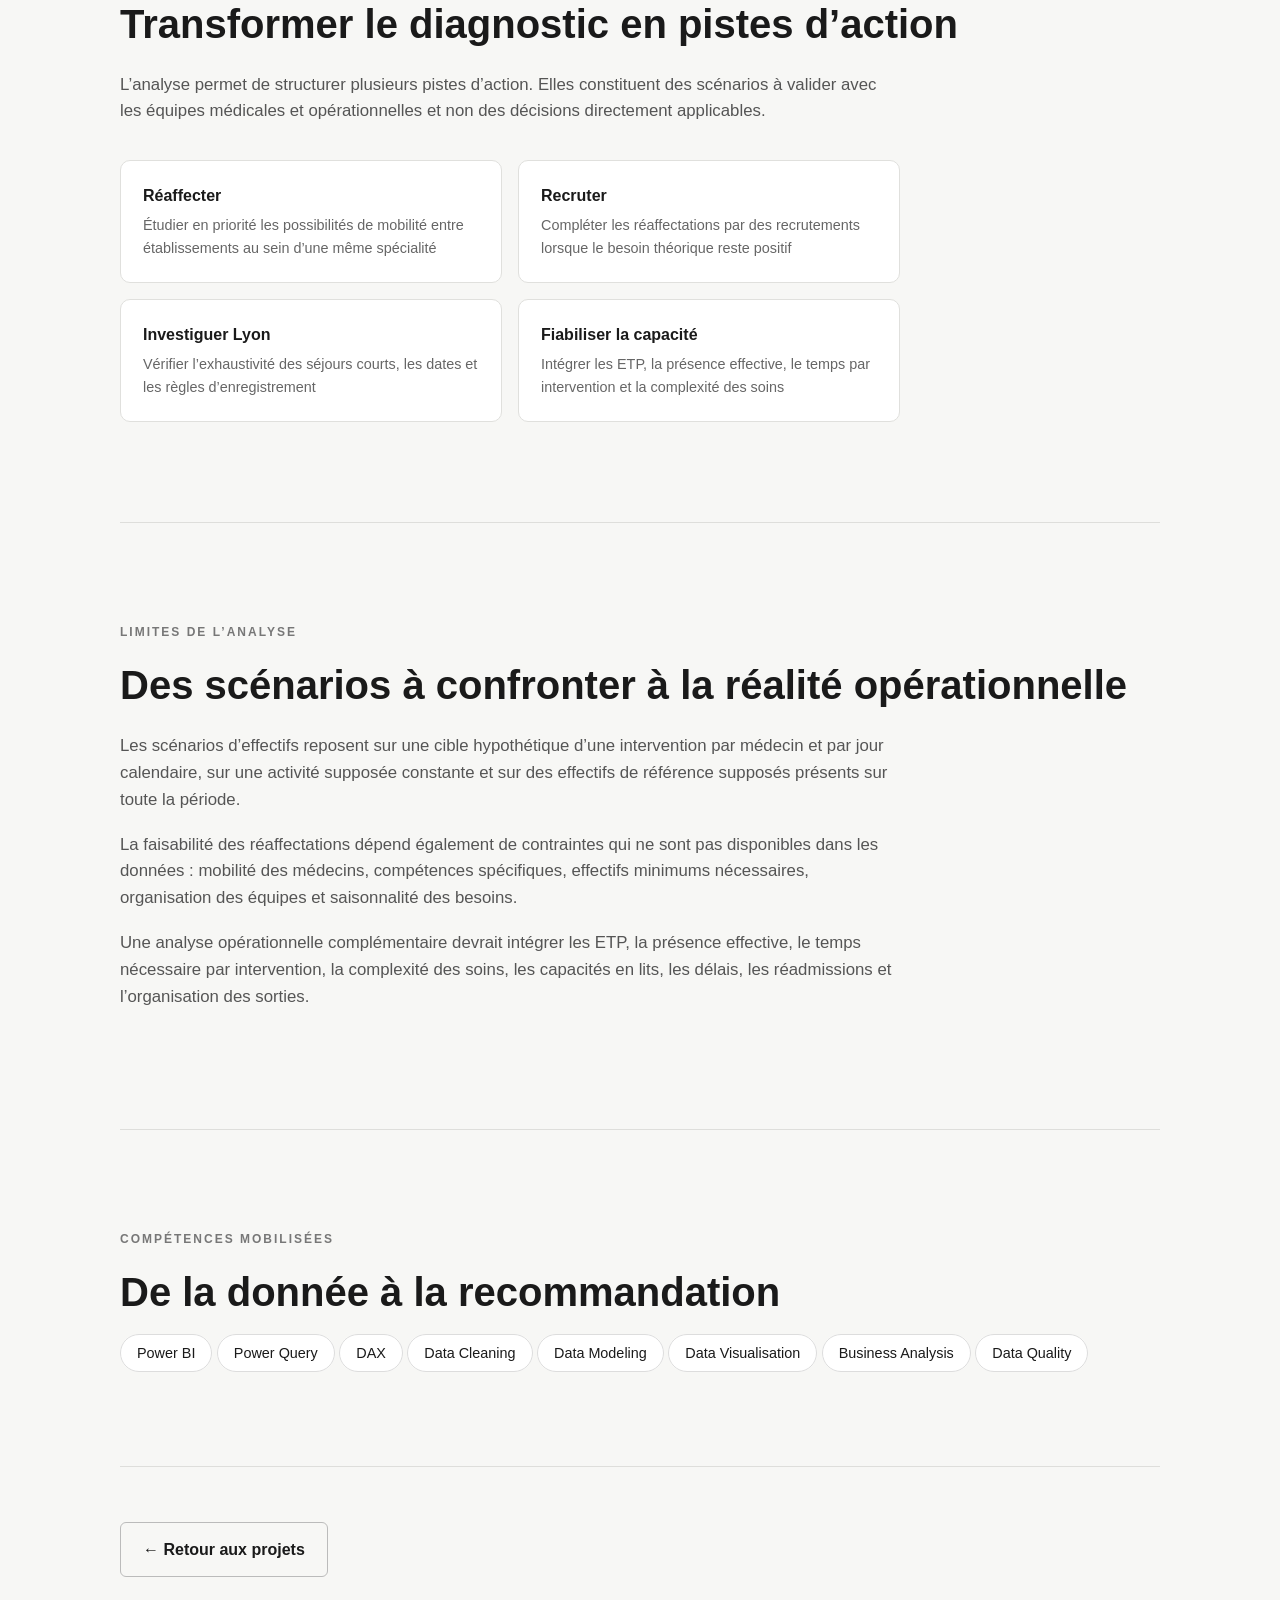
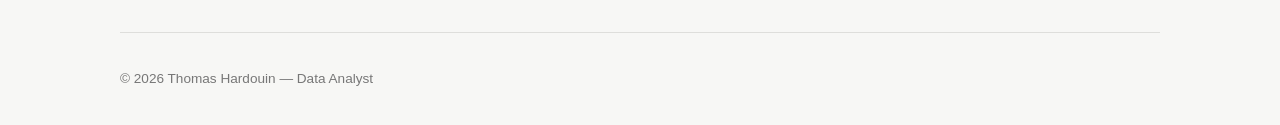
<file: health4you.html>
<!DOCTYPE html>
<html lang="fr">

<head>
    <meta charset="UTF-8">
    <meta name="viewport" content="width=device-width, initial-scale=1.0">

    <title>Analyse de l'activité hospitalière | Thomas Hardouin</title>

    <meta name="description"
          content="Projet Power BI d'analyse de l'activité hospitalière et d'allocation des ressources réalisé par Thomas Hardouin.">

    <link rel="stylesheet" href="style.css">
</head>

<body>

    <!-- Navigation -->
    <header>
        <nav>
            <a href="index.html" class="logo">Thomas Hardouin</a>

            <div class="nav-links">
                <a href="index.html#projets">← Retour aux projets</a>
            </div>
        </nav>
    </header>


    <main class="project-page">

        <!-- Présentation -->
        <section class="project-hero">

            <p class="section-label">
                POWER BI · DAX · DATA MODELING · BUSINESS ANALYTICS
            </p>

            <h1>
                Analyse de l’activité hospitalière et allocation des ressources
            </h1>

            <p class="project-intro">
                Analyse de l’activité d’un réseau hospitalier afin
                d’identifier les déséquilibres de charge, d’étudier
                les durées de séjour et de construire des scénarios
                d’allocation des effectifs médicaux.
            </p>

            <p class="project-disclaimer">
                <strong>
                    Ce projet repose exclusivement sur des données fictives
                    utilisées dans le cadre d’un business case.
                </strong>
            </p>

        </section>


        <!-- Contexte -->
        <section class="project-section">

            <p class="section-label">CONTEXTE</p>

            <h2>Transformer les données hospitalières en leviers de pilotage</h2>

            <p>
                L’objectif du projet était d’analyser l’activité d’un réseau
                de six hôpitaux afin de comprendre les différences de charge
                entre établissements et spécialités.
            </p>

            <p>
                L’analyse couvre les années 2022 et 2023 et repose sur
                100 000 interventions concernant 60 176 patients.
                Les données d’activité ont été croisées avec les effectifs
                médicaux afin de construire des indicateurs de pilotage,
                d’identifier les principaux déséquilibres du réseau et
                d’explorer différents scénarios d’allocation des ressources.
            </p>

        </section>


        <!-- Préparation des données -->
        <section class="project-section">

            <p class="section-label">PRÉPARATION DES DONNÉES</p>

            <h2>Fiabiliser les données avant l’analyse</h2>

            <p>
                Une phase de préparation a permis de structurer les données
                nécessaires à l’analyse et de traiter plusieurs problématiques
                de qualité avant leur exploitation dans Power BI.
            </p>

            <div class="dashboard-features">
                <span>Nettoyage des dates</span>
                <span>Calcul des durées de séjour</span>
                <span>Harmonisation des services</span>
                <span>Harmonisation des diagnostics</span>
                <span>Création des tranches d’âge</span>
                <span>Dépivotage des effectifs</span>
            </div>

            <p style="margin-top: 30px;">
                Onze durées de séjour négatives ou supérieures à 30 jours
                ont été identifiées et exclues des analyses de durée.
                Les interventions concernées restent néanmoins comptabilisées
                dans les analyses de volume afin de ne pas modifier
                artificiellement l’activité observée.
            </p>

        </section>


        <!-- Modélisation -->
        <section class="project-section">

            <p class="section-label">DATA MODELING</p>

            <h2>Construire un modèle adapté à l’analyse</h2>

            <p>
                Le modèle Power BI repose sur deux tables de faits :
                les interventions et les effectifs médicaux.
                Elles partagent plusieurs dimensions permettant d’analyser
                l’activité par hôpital, service, patient et période.
            </p>

            <p>
                Cette organisation permet de conserver séparément les données
                d’activité et les données d’effectifs, tout en permettant
                leur analyse croisée dans Power BI.
            </p>

            <div class="project-kpis">

                <div>
                    <strong>Interventions</strong>
                    <span>Table de faits de l’activité hospitalière</span>
                </div>

                <div>
                    <strong>Effectifs</strong>
                    <span>Médecins par hôpital et spécialité</span>
                </div>

                <div>
                    <strong>Dimensions</strong>
                    <span>Hôpital, service, date et patient</span>
                </div>

                <div>
                    <strong>Mesures DAX</strong>
                    <span>Indicateurs et scénarios dynamiques</span>
                </div>

            </div>

        </section>


        <!-- Analyse globale 2023 -->
        <section class="project-section">

            <p class="section-label">ANALYSE 2023</p>

            <h2>
                Une activité stable à l’échelle du réseau,
                mais des écarts importants entre établissements
            </h2>

            <p>
                Le réseau enregistre 49 665 interventions et
                38 084 patients distincts en 2023, soit une diminution
                d’environ 1,3 % pour chacun de ces indicateurs par rapport
                à 2022.
            </p>

            <p>
                Le recul de l’activité reste donc modéré à l’échelle du réseau.
                L’analyse détaillée fait surtout apparaître des différences
                importantes de charge entre établissements ainsi qu’une
                saisonnalité de l’activité.
            </p>


            <div class="project-kpis">

                <div>
                    <strong>49 665</strong>
                    <span>Interventions en 2023</span>
                </div>

                <div>
                    <strong>38 084</strong>
                    <span>Patients distincts</span>
                </div>

                <div>
                    <strong>147</strong>
                    <span>Médecins de référence</span>
                </div>

                <div>
                    <strong>338</strong>
                    <span>Interventions par médecin</span>
                </div>

            </div>


            <!-- Capture Analyse 2023 -->
            <figure class="dashboard-showcase">

                <a href="health4you-overview.png"
                   target="_blank"
                   rel="noopener noreferrer"
                   class="dashboard-image-link">

                    <img
                        src="health4you-overview.png"
                        alt="Dashboard Power BI - Analyse de l'activité hospitalière 2023"
                        class="dashboard-image"
                    >

                </a>

                <figcaption>
                    <strong>Analyse de l’activité 2023</strong>
                    Vue synthétique de l’activité du réseau et comparaison
                    des principaux indicateurs entre établissements.
                </figcaption>

            </figure>


            <div class="project-analysis">

                <h3>Une saisonnalité proche de celle de 2022</h3>

                <p>
                    L’activité mensuelle présente un profil proche de celui
                    observé l’année précédente : des niveaux élevés en mai
                    et juillet, un creux en septembre puis une remontée
                    en fin d’année.
                </p>

                <p>
                    Décembre atteint 5 438 interventions, soit environ
                    37 interventions par médecin, contre 3 383 interventions
                    en septembre, soit 23 par médecin.
                </p>

                <p>
                    Cette saisonnalité constitue un élément à prendre en compte
                    dans le pilotage des ressources. Une analyse uniquement
                    annuelle peut en effet masquer des périodes de tension
                    ponctuelles au cours de l’année.
                </p>


                <h3>Marseille présente une activité par médecin particulièrement élevée</h3>

                <p>
                    Marseille atteint 596 interventions par médecin,
                    contre 279 à 298 dans les autres établissements.
                    Son ratio est donc environ deux fois supérieur à celui
                    observé dans le reste du réseau.
                </p>

                <p>
                    L’analyse par spécialité permet de localiser plus précisément
                    ces écarts. L’oncologie à Marseille atteint notamment
                    1 134 interventions par médecin, contre 179 à Paris,
                    207 à Lyon et 237 à Lille.
                </p>

                <p>
                    D’autres situations ressortent également, notamment
                    l’ophtalmologie à Lyon avec environ 968 interventions
                    par médecin, la gastro-entérologie à Nantes avec 685
                    et la chirurgie maxillo-faciale à Lille avec 654.
                </p>

                <p>
                    Ces écarts ne démontrent pas à eux seuls une surcharge
                    réelle, mais ils permettent d’identifier les situations
                    à approfondir et constituent le point de départ de
                    l’analyse d’allocation des ressources.
                </p>


                <h3>Des séjours sensiblement plus longs à Lyon</h3>

                <p>
                    La durée moyenne valide de séjour atteint 5,28 jours
                    sur le réseau et reste quasiment stable par rapport
                    à 2022.
                </p>

                <p>
                    Lyon se distingue cependant avec une durée moyenne
                    de 6,98 jours, tandis que les autres établissements
                    se situent entre 4,96 et 5,01 jours.
                    L’écart est donc proche de deux jours, soit environ
                    40 % de plus que dans les autres hôpitaux.
                </p>

            </div>

        </section>


        <!-- Allocation des ressources -->
        <section class="project-section">

            <p class="section-label">ALLOCATION DES RESSOURCES</p>

            <h2>Simuler une meilleure répartition des effectifs médicaux</h2>

            <p>
                Après avoir identifié les écarts d’activité par médecin,
                l’analyse a été approfondie au niveau de chaque spécialité
                afin d’évaluer la répartition des ressources entre
                les établissements du réseau.
            </p>

            <p>
                Une cible hypothétique de
                <strong>1 intervention par médecin et par jour calendaire</strong>
                a été utilisée pour construire un scénario de capacité.
                L’objectif n’est pas de définir un dimensionnement opérationnel
                définitif, mais d’identifier les établissements présentant
                des besoins théoriques et les possibilités de rééquilibrage
                au sein du réseau.
            </p>


            <!-- Capture Allocation des ressources -->
            <figure class="dashboard-showcase">

                <a href="health4you-resources.png"
                   target="_blank"
                   rel="noopener noreferrer"
                   class="dashboard-image-link">

                    <img
                        src="health4you-resources.png"
                        alt="Dashboard Power BI - Analyse de l'allocation des ressources médicales"
                        class="dashboard-image"
                    >

                </a>

                <figcaption>
                    <strong>Affectation des ressources</strong>
                    Comparaison des effectifs disponibles avec les besoins
                    théoriques calculés à partir de l’activité observée,
                    par hôpital et par spécialité.
                </figcaption>

            </figure>


            <div class="project-analysis">

                <h3>Marseille concentre le principal besoin théorique</h3>

                <p>
                    Avec la cible retenue, Marseille présente un besoin
                    théorique supplémentaire dans les sept spécialités
                    analysées.
                </p>

                <p>
                    L’établissement cumule
                    <strong>19 médecins supplémentaires théoriques</strong>,
                    principalement en oncologie (+7) et en service général (+5).
                    Ce constat prolonge directement l’analyse précédente,
                    qui faisait déjà apparaître Marseille comme l’établissement
                    présentant le niveau d’activité par médecin le plus élevé.
                </p>


                <h3>Privilégier la réaffectation avant le recrutement</h3>

                <p>
                    La situation du réseau reste toutefois contrastée :
                    certaines spécialités présentent des marges théoriques
                    de réaffectation entre hôpitaux tandis que d’autres
                    nécessiteraient des effectifs supplémentaires.
                </p>

                <p>
                    Le scénario privilégie donc la mobilité interne
                    au sein d’une même spécialité avant d’estimer
                    le besoin résiduel de recrutement.
                </p>

                <p>
                    Après réaffectation, le scénario conduit à
                    <strong>24 recrutements théoriques</strong>.
                    Parallèlement,
                    <strong>11 médecins restent en marge théorique
                    dans d’autres spécialités</strong> et ne peuvent
                    donc pas être directement mobilisés pour répondre
                    aux besoins identifiés.
                </p>


                <h3>Des situations différentes selon les spécialités</h3>

                <p>
                    En chirurgie maxillo-faciale, les transferts théoriques
                    entre établissements permettraient de couvrir les besoins
                    sans recrutement supplémentaire.
                </p>

                <p>
                    La même logique apparaît en orthopédie et en pneumologie :
                    les marges disponibles dans certains établissements
                    permettraient théoriquement de compenser les besoins
                    identifiés ailleurs dans le réseau.
                </p>

                <p>
                    À l’inverse, l’ophtalmologie ne présente pas de marge
                    de réaffectation suffisante. Le scénario fait apparaître
                    <strong>9 recrutements théoriques</strong> :
                    4 à Lyon, 2 à Marseille, 1 à Lille,
                    1 à Nantes et 1 à Bordeaux.
                </p>


                <h3>L’oncologie illustre le potentiel du rééquilibrage interne</h3>

                <p>
                    L’oncologie à Marseille constitue un exemple particulièrement
                    représentatif du mécanisme de réaffectation.
                    L’établissement dispose initialement de 3 médecins
                    pour un besoin théorique estimé à 10.
                </p>

                <p>
                    Le scénario consiste à réaffecter vers Marseille
                    quatre médecins depuis Paris, un depuis Nantes
                    et un depuis Lyon. L’effectif marseillais passerait
                    ainsi de 3 à 9 médecins.
                </p>

                <p>
                    Après ces réaffectations,
                    <strong>un seul recrutement supplémentaire à Marseille</strong>
                    permettrait théoriquement de compléter le scénario.
                </p>


                <h3>Un scénario d’aide à la décision, pas un plan de staffing</h3>

                <p>
                    Ces résultats doivent être interprétés comme une simulation.
                    La cible d’une intervention par médecin et par jour calendaire
                    constitue une hypothèse de travail : son dépassement
                    ne démontre pas à lui seul une surcharge réelle.
                </p>

                <p>
                    Le scénario suppose également une activité constante,
                    des médecins présents sur toute la période et une mobilité
                    possible entre établissements. Les résultats devraient
                    donc être confrontés aux besoins mensuels et aux contraintes
                    des établissements avant toute décision opérationnelle.
                </p>

            </div>

        </section>


        <!-- Durée des séjours -->
        <section class="project-section">

            <p class="section-label">DURÉE DES SÉJOURS</p>

            <h2>Lyon se distingue par des séjours nettement plus longs</h2>

            <p>
                La durée moyenne de séjour atteint 5,28 jours sur le réseau.
                Lyon se distingue avec 6,98 jours, tandis que les cinq autres
                établissements se situent entre 4,96 et 5,01 jours.
            </p>

            <p>
                Les séjours lyonnais sont donc en moyenne proches de
                deux jours plus longs, soit environ 40 % de plus
                que dans les autres établissements.
            </p>


            <!-- Capture Durées de séjour -->
            <figure class="dashboard-showcase">

                <a href="health4you-length-of-stay.png"
                   target="_blank"
                   rel="noopener noreferrer"
                   class="dashboard-image-link">

                    <img
                        src="health4you-length-of-stay.png"
                        alt="Analyse Power BI des durées de séjour par hôpital"
                        class="dashboard-image"
                    >

                </a>

                <figcaption>
                    <strong>Analyse des durées de séjour</strong>
                    Comparaison des établissements et identification
                    d’un profil atypique à Lyon nécessitant de contrôler
                    la qualité des données et les parcours patients.
                </figcaption>

            </figure>


            <div class="project-analysis">

                <h3>Un écart qui persiste dans les analyses détaillées</h3>

                <p>
                    L’écart observé à Lyon persiste lorsque les données
                    sont comparées par service, diagnostic et tranche d’âge.
                    Cette régularité suggère que la différence ne provient
                    pas uniquement de la composition globale de l’activité
                    de l’établissement.
                </p>


                <h3>L’absence de séjours courts constitue un signal à investiguer</h3>

                <p>
                    Aucun séjour inférieur à cinq jours n’apparaît à Lyon,
                    alors que les durées sont réparties presque uniformément
                    entre 0 et 10 jours dans les autres établissements.
                </p>

                <p>
                    Avant toute interprétation métier, la priorité est donc
                    de vérifier l’exhaustivité des séjours courts,
                    les dates enregistrées et les règles de saisie.
                </p>

                <p>
                    Si la qualité des données est confirmée, l’analyse pourra
                    ensuite être approfondie avec les équipes médicales
                    afin d’étudier les parcours patients, les pratiques
                    de sortie et les éventuels facteurs organisationnels.
                </p>

            </div>

        </section>


        <!-- Recommandations -->
        <section class="project-section">

            <p class="section-label">RECOMMANDATIONS</p>

            <h2>Transformer le diagnostic en pistes d’action</h2>

            <p>
                L’analyse permet de structurer plusieurs pistes d’action.
                Elles constituent des scénarios à valider avec les équipes
                médicales et opérationnelles et non des décisions
                directement applicables.
            </p>


            <div class="project-kpis">

                <div>
                    <strong>Réaffecter</strong>
                    <span>
                        Étudier en priorité les possibilités de mobilité
                        entre établissements au sein d’une même spécialité
                    </span>
                </div>

                <div>
                    <strong>Recruter</strong>
                    <span>
                        Compléter les réaffectations par des recrutements
                        lorsque le besoin théorique reste positif
                    </span>
                </div>

                <div>
                    <strong>Investiguer Lyon</strong>
                    <span>
                        Vérifier l’exhaustivité des séjours courts,
                        les dates et les règles d’enregistrement
                    </span>
                </div>

                <div>
                    <strong>Fiabiliser la capacité</strong>
                    <span>
                        Intégrer les ETP, la présence effective,
                        le temps par intervention et la complexité des soins
                    </span>
                </div>

            </div>

        </section>


        <!-- Limites -->
        <section class="project-section">

            <p class="section-label">LIMITES DE L’ANALYSE</p>

            <h2>Des scénarios à confronter à la réalité opérationnelle</h2>

            <p>
                Les scénarios d’effectifs reposent sur une cible hypothétique
                d’une intervention par médecin et par jour calendaire,
                sur une activité supposée constante et sur des effectifs
                de référence supposés présents sur toute la période.
            </p>

            <p>
                La faisabilité des réaffectations dépend également
                de contraintes qui ne sont pas disponibles dans les données :
                mobilité des médecins, compétences spécifiques,
                effectifs minimums nécessaires, organisation des équipes
                et saisonnalité des besoins.
            </p>

            <p>
                Une analyse opérationnelle complémentaire devrait intégrer
                les ETP, la présence effective, le temps nécessaire
                par intervention, la complexité des soins, les capacités
                en lits, les délais, les réadmissions et l’organisation
                des sorties.
            </p>

        </section>


        <!-- Compétences -->
        <section class="project-section">

            <p class="section-label">COMPÉTENCES MOBILISÉES</p>

            <h2>De la donnée à la recommandation</h2>

            <div class="skills">
                <span>Power BI</span>
                <span>Power Query</span>
                <span>DAX</span>
                <span>Data Cleaning</span>
                <span>Data Modeling</span>
                <span>Data Visualisation</span>
                <span>Business Analysis</span>
                <span>Data Quality</span>
            </div>

        </section>


        <!-- Retour -->
        <section class="project-back">

            <a href="index.html#projets" class="button secondary">
                ← Retour aux projets
            </a>

        </section>

    </main>


    <footer>
        <p>© 2026 Thomas Hardouin — Data Analyst</p>
    </footer>

</body>

</html>
</file>
<file: style.css>
/* =========================
   BASE
========================= */

* {
    margin: 0;
    padding: 0;
    box-sizing: border-box;
}

html {
    scroll-behavior: smooth;
}

body {
    font-family: Arial, Helvetica, sans-serif;
    background: #f7f7f5;
    color: #1a1a1a;
    line-height: 1.6;
}

a {
    color: inherit;
    text-decoration: none;
}


/* =========================
   NAVIGATION
========================= */

header {
    background: rgba(247, 247, 245, 0.95);
    border-bottom: 1px solid #e2e2df;
    position: sticky;
    top: 0;
    z-index: 100;
}

nav {
    max-width: 1100px;
    margin: auto;
    padding: 22px 30px;
    display: flex;
    justify-content: space-between;
    align-items: center;
}

.logo {
    font-size: 1.25rem;
    font-weight: 700;
}

.nav-links {
    display: flex;
    gap: 30px;
}

.nav-links a {
    color: #555;
    font-size: 0.95rem;
}

.nav-links a:hover {
    color: #000;
}


/* =========================
   STRUCTURE
========================= */

main {
    max-width: 1100px;
    margin: auto;
    padding: 0 30px;
}

section {
    padding: 100px 0;
    border-bottom: 1px solid #dededb;
}

.section-label,
.eyebrow {
    font-size: 0.75rem;
    font-weight: 700;
    letter-spacing: 2px;
    color: #777;
    margin-bottom: 20px;
}

h1,
h2,
h3 {
    line-height: 1.15;
}

h2 {
    font-size: 2.5rem;
    margin-bottom: 25px;
}


/* =========================
   HERO
========================= */

.hero {
    min-height: 75vh;
    display: flex;
    flex-direction: column;
    justify-content: center;
    position: relative;
    padding-right: 360px;
}

.hero h1 {
    font-size: clamp(3rem, 7vw, 5.5rem);
    max-width: 900px;
    letter-spacing: -3px;
    margin-bottom: 30px;
}

.hero-description {
    max-width: 650px;
    font-size: 1.2rem;
    color: #555;
    margin-bottom: 40px;
}

.hero-buttons {
    display: flex;
    gap: 15px;
    flex-wrap: wrap;
}

.button {
    display: inline-block;
    padding: 14px 22px;
    border-radius: 6px;
    font-weight: 600;
}

.button.primary {
    background: #1a1a1a;
    color: white;
}

.button.secondary {
    border: 1px solid #bbb;
    background: transparent;
}

.button:hover {
    opacity: 0.8;
}


/* =========================
   PHOTO ACCUEIL
========================= */

.hero-photo {
    position: absolute;
    right: 25px;
    top: 50%;
    transform: translateY(-50%);
}

.hero-photo img {
    width: 280px;
    height: 280px;
    object-fit: cover;
    object-position: center top;
    border-radius: 50%;
    display: block;
}


/* =========================
   À PROPOS
========================= */

#apropos > p:last-child {
    max-width: 750px;
    font-size: 1.15rem;
    color: #555;
}


/* =========================
   PROJETS
========================= */

.projects-grid {
    display: grid;
    grid-template-columns: repeat(2, 1fr);
    gap: 25px;
    margin-top: 40px;
}

.project-card {
    background: white;
    border: 1px solid #e0e0dd;
    border-radius: 12px;
    padding: 35px;
    transition: transform 0.2s ease, box-shadow 0.2s ease;
}

.project-card:hover {
    transform: translateY(-4px);
    box-shadow: 0 12px 30px rgba(0, 0, 0, 0.07);
}

.project-type {
    font-size: 0.7rem;
    letter-spacing: 1px;
    font-weight: 700;
    color: #777;
    margin-bottom: 18px;
}

.project-card h3 {
    font-size: 1.6rem;
    margin-bottom: 18px;
}

.project-card > p:not(.project-type) {
    color: #666;
    margin-bottom: 25px;
}

.project-link {
    font-weight: 600;
}

.upcoming {
    opacity: 0.6;
}


/* =========================
   APERÇU PROJET POWER BI
   INDEX
========================= */

.project-card-featured {
    padding: 0;
    overflow: hidden;
}

.project-card-link {
    display: block;
    height: 100%;
}

.project-preview {
    width: 100%;
    padding: 25px 25px 0;
    display: flex;
    justify-content: center;
    align-items: center;
}

.project-preview img {
    width: 72%;
    max-width: 340px;
    height: auto;
    display: block;
    border-radius: 5px;
    border: 1px solid #e2e2df;
    transition: transform 0.25s ease;
}

.project-card-featured:hover .project-preview img {
    transform: scale(1.02);
}

.project-card-content {
    padding: 24px 27px 30px;
}

.project-card-content .project-type {
    margin-bottom: 15px;
}

.project-card-content h3 {
    margin-bottom: 15px;
}

.project-card-content > p:not(.project-type) {
    color: #666;
    margin-bottom: 20px;
}


/* =========================
   COMPÉTENCES
========================= */

#competences h3 {
    margin-top: 28px;
    margin-bottom: 14px;
}

#competences .skills {
    display: flex;
    flex-wrap: wrap;
    gap: 12px;
    margin-top: 0;
}

.skills span {
    background: white;
    border: 1px solid #ddd;
    padding: 10px 16px;
    border-radius: 50px;
    font-size: 0.9rem;
}


/* =========================
   CONTACT
========================= */

#contact > p:not(.section-label) {
    color: #555;
    font-size: 1.1rem;
    margin-bottom: 25px;
}

.contact-links {
    display: flex;
    gap: 20px;
}

.contact-links a {
    font-weight: 600;
    border-bottom: 1px solid #222;
}


/* =========================
   PAGE PROJET
   ASSURANCE VIE
========================= */

.project-page .project-hero {
    padding-top: 100px;
    padding-bottom: 80px;
}

.project-hero h1 {
    font-size: clamp(2.8rem, 6vw, 5rem);
    letter-spacing: -2px;
    max-width: 900px;
    margin-bottom: 30px;
}

.project-intro {
    max-width: 750px;
    font-size: 1.2rem;
    color: #555;
    margin-bottom: 30px;
}

.project-download {
    margin-top: 30px;
}

.project-section > p:not(.section-label) {
    max-width: 780px;
    color: #555;
    font-size: 1.05rem;
    margin-bottom: 18px;
}


/* =========================
   KPI PROJET
========================= */

.project-kpis {
    display: grid;
    grid-template-columns: repeat(2, 1fr);
    gap: 16px;
    max-width: 780px;
    margin-top: 35px;
}

.project-kpis > div {
    background: white;
    border: 1px solid #e0e0dd;
    border-radius: 10px;
    padding: 22px;
}

.project-kpis strong {
    display: block;
    margin-bottom: 5px;
    font-size: 1rem;
}

.project-kpis span {
    display: block;
    color: #666;
    font-size: 0.9rem;
}


/* =========================
   FONCTIONNALITÉS POWER BI
========================= */

.dashboard-features {
    display: flex;
    flex-wrap: wrap;
    gap: 10px;
    margin-top: 30px;
}

.dashboard-features span {
    background: white;
    border: 1px solid #ddd;
    padding: 9px 14px;
    border-radius: 50px;
    font-size: 0.85rem;
}


/* =========================
   CAPTURES POWER BI
========================= */

.dashboard-showcase {
    width: 100%;
    margin: 45px 0 0;
}

.dashboard-image-link {
    display: block;
    width: 100%;
}

.dashboard-image {
    display: block;
    width: 100%;
    max-width: 100%;
    height: auto;
    border-radius: 8px;
    border: 1px solid #e0e0dd;
    transition: opacity 0.2s ease;
}

.dashboard-image-link:hover .dashboard-image {
    opacity: 0.92;
}

.dashboard-showcase figcaption {
    max-width: 780px;
    margin-top: 14px;
    color: #666;
    font-size: 0.9rem;
    line-height: 1.5;
}

.dashboard-showcase figcaption strong {
    display: block;
    color: #1a1a1a;
    margin-bottom: 4px;
}


/* =========================
   RETOUR PROJET
========================= */

.project-back {
    padding-top: 55px;
    padding-bottom: 55px;
}


/* =========================
   FOOTER
========================= */

footer {
    max-width: 1100px;
    margin: auto;
    padding: 35px 30px;
    color: #777;
    font-size: 0.85rem;
}


/* =========================
   TABLETTE / PETIT ÉCRAN
========================= */

@media (max-width: 800px) {

    .hero {
        padding-right: 0;
    }

    .hero-photo {
        position: static;
        transform: none;
        margin-top: 40px;
        display: flex;
        justify-content: center;
    }

    .hero-photo img {
        width: 200px;
        height: 200px;
    }
}


/* =========================
   MOBILE
========================= */

@media (max-width: 700px) {

    nav {
        padding: 18px 20px;
    }

    .nav-links {
        display: none;
    }

    main {
        padding: 0 20px;
    }

    section {
        padding: 70px 0;
    }

    h2 {
        font-size: 2rem;
    }


    /* =========================
       ACCUEIL MOBILE
    ========================= */

    .hero {
        min-height: auto;
        padding-top: 70px;
        padding-bottom: 70px;
    }

    .hero h1 {
        font-size: 2.8rem;
        letter-spacing: -2px;
    }

    .hero-description {
        font-size: 1.05rem;
    }


    /* =========================
       PROJETS INDEX MOBILE
    ========================= */

    .projects-grid {
        grid-template-columns: 1fr;
    }

    .project-preview {
        padding: 18px 18px 0;
    }

    .project-preview img {
        width: 100%;
        max-width: 100%;
    }

    .project-card-content {
        padding: 22px 20px 26px;
    }


    /* =========================
       PAGE ASSURANCE VIE
    ========================= */

    .project-page .project-hero {
        padding-top: 65px;
        padding-bottom: 55px;
    }

    .project-hero h1 {
        font-size: 2.5rem;
        letter-spacing: -1.5px;
        overflow-wrap: break-word;
    }

    .project-intro {
        font-size: 1.05rem;
    }

    .project-section {
        padding-top: 60px;
        padding-bottom: 60px;
    }

    .project-section h2 {
        font-size: 2rem;
    }


    /* KPI */

    .project-kpis {
        grid-template-columns: 1fr;
        width: 100%;
        gap: 12px;
    }


    /* Fonctionnalités Power BI */

    .dashboard-features {
        gap: 8px;
    }

    .dashboard-features span {
        font-size: 0.8rem;
    }


    /* =========================
       DASHBOARDS MOBILE
    ========================= */

    .dashboard-showcase {
        width: 100%;
        margin-top: 30px;
        overflow: visible;
    }

    .dashboard-image-link {
        display: block;
        width: 100%;
    }

    .dashboard-image {
        display: block;
        width: 100%;
        max-width: 100%;
        height: auto;
        border-radius: 6px;
    }

    /*
       Indication permettant de comprendre
       que le dashboard peut être ouvert
       en taille réelle
    */

    .dashboard-image-link::after {
        content: "Toucher pour agrandir ↗";
        display: block;
        margin-top: 8px;
        font-size: 0.8rem;
        font-weight: 600;
        color: #555;
    }

    .dashboard-showcase figcaption {
        margin-top: 12px;
        font-size: 0.85rem;
    }


    /* Téléchargement Power BI */

    .project-download .button {
        width: 100%;
        text-align: center;
    }
}
</file>
